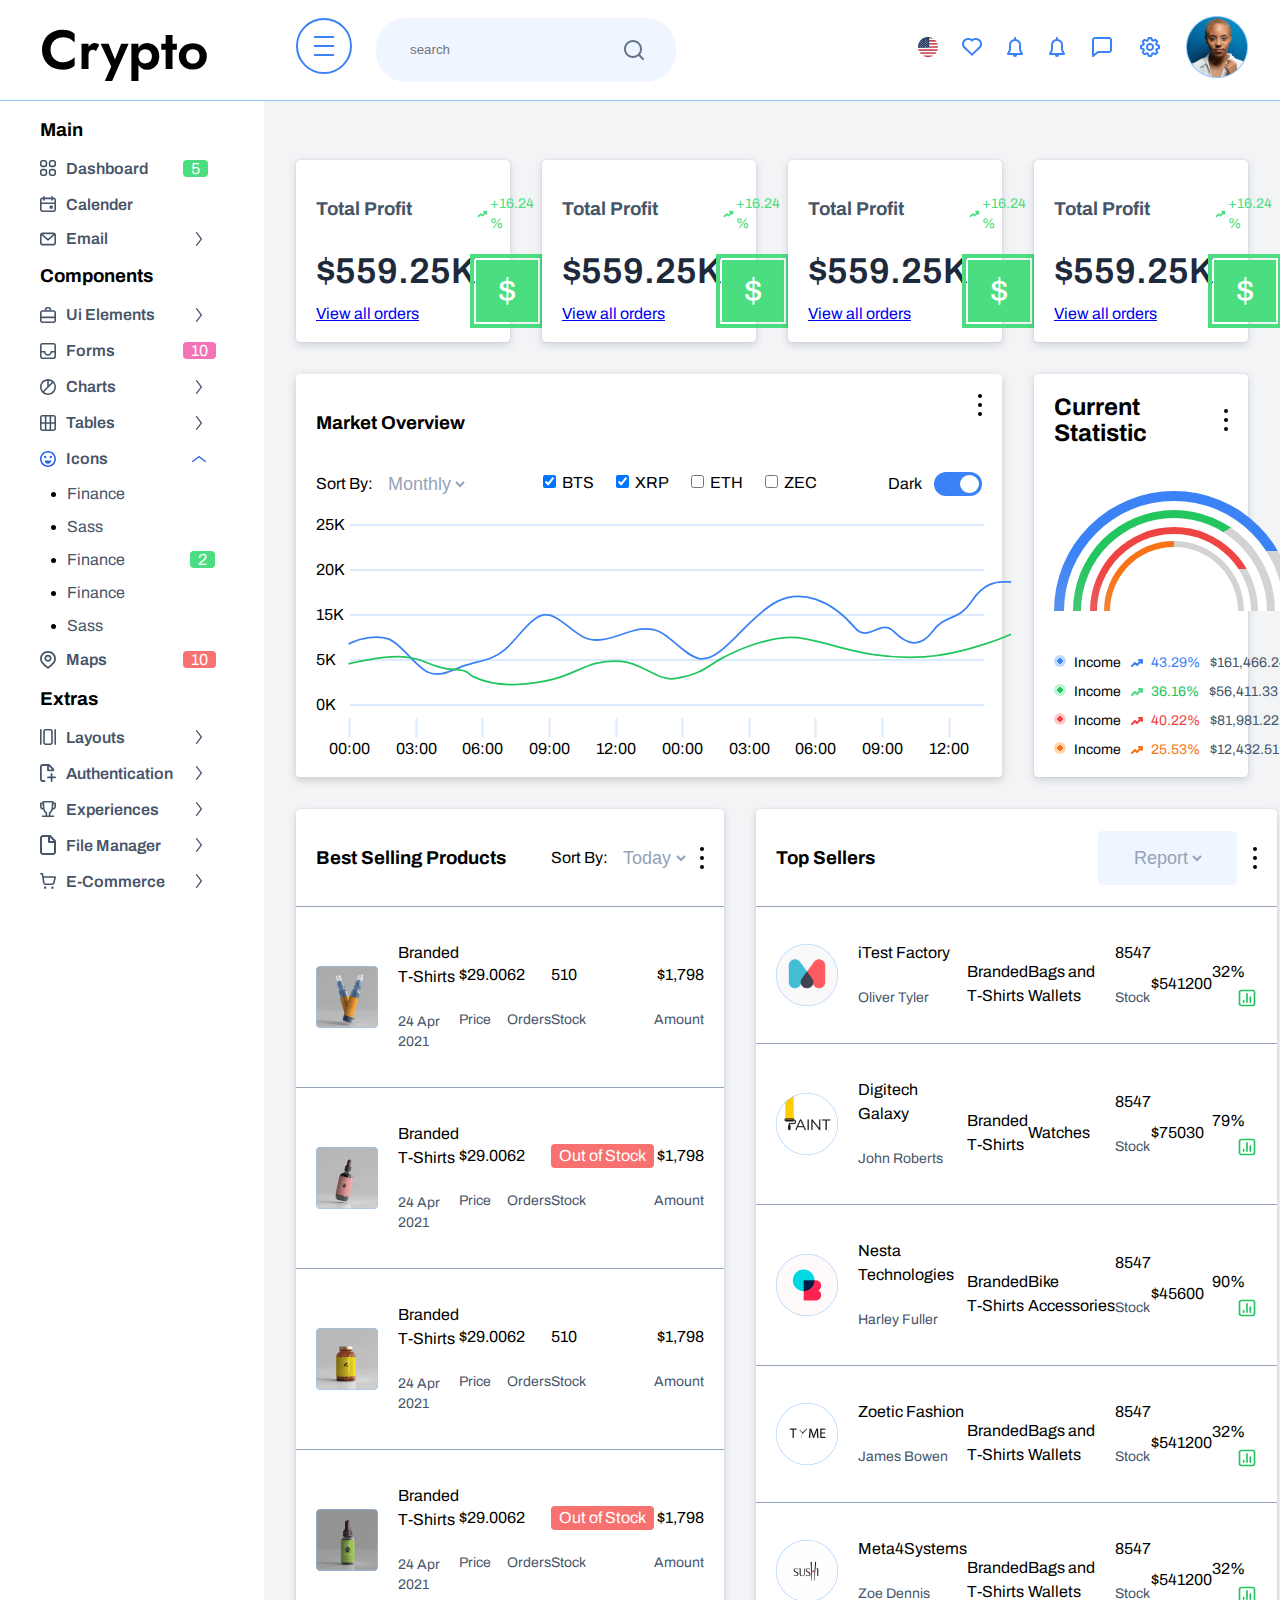
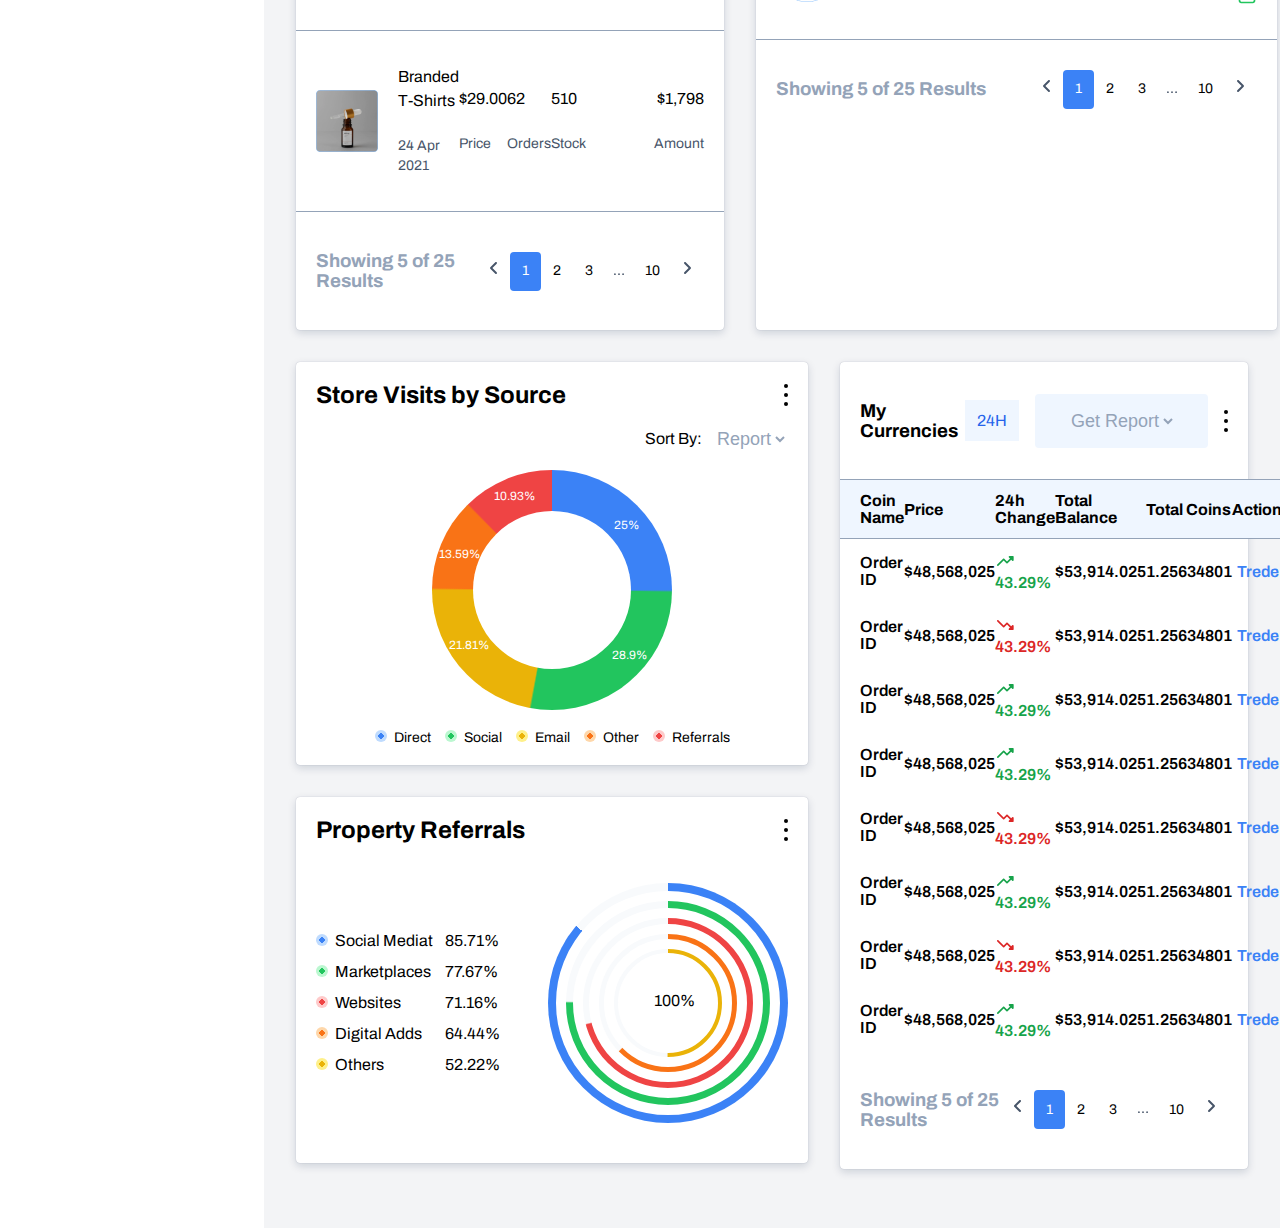
<file: index.html>
<!DOCTYPE html>
<html lang="en">
  <head>
    <meta charset="UTF-8" />
    <meta http-equiv="X-UA-Compatible" content="IE=edge" />
    <meta name="viewport" content="width=device-width, initial-scale=1.0" />
    <title>Dashboard</title>
    <link rel="stylesheet" href="./css/style.css" />
  </head>
  <body>
    <main>
      <header>
        <nav class="navigation">
          <span class="navigation__logo"> <a>Crypto</a></span>
          <div class="navigation__items">
            <div class="navigation__search-container">
              <div class="navigation__hamburger">
                <span></span>
                <span></span>
                <span></span>
              </div>
              <form class="navigation__search bg--zumthor">
                <input type="text" placeholder="search" />
                <svg
                  width="20"
                  height="20"
                  viewBox="0 0 20 20"
                  fill="none"
                  xmlns="http://www.w3.org/2000/svg"
                >
                  <path
                    fill-rule="evenodd"
                    clip-rule="evenodd"
                    d="M9 0C13.9706 0 18 4.02944 18 9C18 11.1248 17.2637 13.0776 16.0323 14.6172L19.7071 18.2929C20.0976 18.6834 20.0976 19.3166 19.7071 19.7071C19.3466 20.0676 18.7794 20.0953 18.3871 19.7903L18.2929 19.7071L14.6172 16.0323C13.0776 17.2637 11.1248 18 9 18C4.02944 18 0 13.9706 0 9C0 4.02944 4.02944 0 9 0ZM9 2C5.13401 2 2 5.13401 2 9C2 12.866 5.13401 16 9 16C12.866 16 16 12.866 16 9C16 5.13401 12.866 2 9 2Z"
                    fill="#64748B"
                  />
                </svg>
              </form>
            </div>
            <ul class="navigation__list">
              <li class="navigation__item">
                <a class="navigation__link">
                  <img src="./assets/images/us-flag.png" />
                </a>
              </li>
              <li class="navigation__item">
                <a class="navigation__link">
                  <img src="./assets/images/heart.png" />
                </a>
              </li>
              <li class="navigation__item">
                <a class="navigation__link">
                  <img src="./assets/images/notification.png" />
                </a>
              </li>
              <li class="navigation__item">
                <a class="navigation__link">
                  <img src="./assets/images/notification.png" />
                </a>
              </li>
              <li class="navigation__item">
                <a class="navigation__link">
                  <img src="./assets/images/chat.png" />
                </a>
              </li>
              <li class="navigation__item">
                <a class="navigation__link">
                  <img src="./assets/images/settings.png" />
                </a>
              </li>
              <li class="navigation__item">
                <a class="navigation__link">
                  <img src="./assets/images/user.png" />
                </a>
              </li>
            </ul>
          </div>
        </nav>
      </header>
      <section class="section">
        <aside class="aside-bar">
          <div class="main">
            <h3>Main</h3>
            <ul class="list__simple">
              <li class="aside-bar__item">
                <svg
                  width="20"
                  height="20"
                  viewBox="0 0 20 20"
                  fill="none"
                  xmlns="http://www.w3.org/2000/svg"
                >
                  <path
                    fill-rule="evenodd"
                    clip-rule="evenodd"
                    d="M17 11C18.6569 11 20 12.3431 20 14V17C20 18.6569 18.6569 20 17 20H14C12.3431 20 11 18.6569 11 17V14C11 12.3431 12.3431 11 14 11H17ZM6 11C7.65685 11 9 12.3431 9 14V17C9 18.6569 7.65685 20 6 20H3C1.34315 20 0 18.6569 0 17V14C0 12.3431 1.34315 11 3 11H6ZM17 13H14C13.4477 13 13 13.4477 13 14V17C13 17.5523 13.4477 18 14 18H17C17.5523 18 18 17.5523 18 17V14C18 13.4477 17.5523 13 17 13ZM6 13H3C2.44772 13 2 13.4477 2 14V17C2 17.5523 2.44772 18 3 18H6C6.55228 18 7 17.5523 7 17V14C7 13.4477 6.55228 13 6 13ZM6 0C7.65685 0 9 1.34315 9 3V6C9 7.65685 7.65685 9 6 9H3C1.34315 9 0 7.65685 0 6V3C0 1.34315 1.34315 0 3 0H6ZM17 0C18.6569 0 20 1.34315 20 3V6C20 7.65685 18.6569 9 17 9H14C12.3431 9 11 7.65685 11 6V3C11 1.34315 12.3431 0 14 0H17ZM6 2H3C2.44772 2 2 2.44772 2 3V6C2 6.55228 2.44772 7 3 7H6C6.55228 7 7 6.55228 7 6V3C7 2.44772 6.55228 2 6 2ZM17 2H14C13.4477 2 13 2.44772 13 3V6C13 6.55228 13.4477 7 14 7H17C17.5523 7 18 6.55228 18 6V3C18 2.44772 17.5523 2 17 2Z"
                    fill="#475569"
                  />
                </svg>
                <label class="aside-bar__label text--c-fiord">Dashboard </label>
                <span class="bg--shamrock aside-bar__badge aside-bar__badge--pd"
                  >5</span
                >
              </li>
              <li class="aside-bar__item">
                <svg
                  width="20"
                  height="20"
                  viewBox="0 0 20 20"
                  fill="none"
                  xmlns="http://www.w3.org/2000/svg"
                >
                  <path
                    fill-rule="evenodd"
                    clip-rule="evenodd"
                    d="M15 0C15.5523 0 16 0.447715 16 1V2H17C18.6569 2 20 3.34315 20 5V17C20 18.6569 18.6569 20 17 20H3C1.34315 20 0 18.6569 0 17V5C0 3.34315 1.34315 2 3 2H4V1C4 0.447715 4.44772 0 5 0C5.55229 0 6 0.447715 6 1V2H14V1C14 0.447715 14.4477 0 15 0ZM18 10H2V17C2 17.5523 2.44772 18 3 18H17C17.5523 18 18 17.5523 18 17V10ZM15 12C15.5523 12 16 12.4477 16 13V15C16 15.5523 15.5523 16 15 16H13C12.4477 16 12 15.5523 12 15V13C12 12.4477 12.4477 12 13 12H15ZM4 4H3C2.44772 4 2 4.44772 2 5V8H18V5C18 4.44772 17.5523 4 17 4H16V5C16 5.55228 15.5523 6 15 6C14.4477 6 14 5.55228 14 5V4H6V5C6 5.55228 5.55228 6 5 6C4.44772 6 4 5.55228 4 5V4Z"
                    fill="#475569"
                  />
                </svg>
                <label class="aside-bar__label text--c-fiord">Calender</label>
              </li>
              <li class="aside-bar__item">
                <svg
                  width="20"
                  height="16"
                  viewBox="0 0 20 16"
                  fill="none"
                  xmlns="http://www.w3.org/2000/svg"
                >
                  <path
                    fill-rule="evenodd"
                    clip-rule="evenodd"
                    d="M17 0C18.6569 0 20 1.34315 20 3V13C20 14.6569 18.6569 16 17 16H3C1.34315 16 0 14.6569 0 13V3C0 1.34315 1.34315 0 3 0H17ZM18 3.328L10.6585 9.75258C10.3129 10.055 9.81106 10.0802 9.43941 9.82818L9.3415 9.75258L2 3.329V13C2 13.5523 2.44772 14 3 14H17C17.5523 14 18 13.5523 18 13V3.328ZM16.48 2H3.518L10 7.67123L16.48 2Z"
                    fill="#475569"
                  />
                </svg>
                <label class="aside-bar__label text--c-fiord">Email</label>
                <svg
                  width="6"
                  height="14"
                  viewBox="0 0 6 14"
                  fill="none"
                  xmlns="http://www.w3.org/2000/svg"
                >
                  <path
                    fill-rule="evenodd"
                    clip-rule="evenodd"
                    d="M0.599914 14C0.75352 14 0.907125 13.9238 1.02413 13.7721L5.82429 7.54987C6.0589 7.24576 6.0589 6.7542 5.82429 6.45009L1.02413 0.22784C0.78952 -0.0762722 0.410308 -0.0762722 0.1757 0.22784C-0.0589075 0.531952 -0.0589075 1.02351 0.1757 1.32762L4.55165 6.99998L0.1757 12.6723C-0.0589075 12.9764 -0.0589075 13.468 0.1757 13.7721C0.292704 13.9238 0.446309 14 0.599914 14Z"
                    fill="#475569"
                  />
                </svg>
              </li>
            </ul>
          </div>
          <div class="components">
            <h3>Components</h3>
            <ul class="list__simple components__list">
              <li class="aside-bar__item">
                <svg
                  width="20"
                  height="20"
                  viewBox="0 0 20 20"
                  fill="none"
                  xmlns="http://www.w3.org/2000/svg"
                >
                  <path
                    fill-rule="evenodd"
                    clip-rule="evenodd"
                    d="M9 0H11C12.5977 0 13.9037 1.24892 13.9949 2.82373L14 3V4H17C18.6569 4 20 5.34315 20 7V17C20 18.6569 18.6569 20 17 20H3C1.34315 20 0 18.6569 0 17V7C0 5.34315 1.34315 4 3 4H6V3C6 1.40232 7.24892 0.0963391 8.82373 0.00509269L9 0H11H9ZM18 14H2V17C2 17.5523 2.44772 18 3 18H17C17.5523 18 18 17.5523 18 17V14ZM17 6H3C2.44772 6 2 6.44772 2 7V12H18V7C18 6.44772 17.5523 6 17 6ZM11 2H9C8.48716 2 8.06449 2.38604 8.00673 2.88338L8 3V4H12V3C12 2.48716 11.614 2.06449 11.1166 2.00673L11 2Z"
                    fill="#475569"
                  />
                </svg>

                <label class="aside-bar__label text--c-fiord"
                  >Ui Elements</label
                >
                <svg
                  width="6"
                  height="14"
                  viewBox="0 0 6 14"
                  fill="none"
                  xmlns="http://www.w3.org/2000/svg"
                >
                  <path
                    fill-rule="evenodd"
                    clip-rule="evenodd"
                    d="M0.599914 14C0.75352 14 0.907125 13.9238 1.02413 13.7721L5.82429 7.54987C6.0589 7.24576 6.0589 6.7542 5.82429 6.45009L1.02413 0.22784C0.78952 -0.0762722 0.410308 -0.0762722 0.1757 0.22784C-0.0589075 0.531952 -0.0589075 1.02351 0.1757 1.32762L4.55165 6.99998L0.1757 12.6723C-0.0589075 12.9764 -0.0589075 13.468 0.1757 13.7721C0.292704 13.9238 0.446309 14 0.599914 14Z"
                    fill="#475569"
                  />
                </svg>
              </li>
              <li class="aside-bar__item">
                <svg
                  width="20"
                  height="20"
                  viewBox="0 0 20 20"
                  fill="none"
                  xmlns="http://www.w3.org/2000/svg"
                >
                  <path
                    fill-rule="evenodd"
                    clip-rule="evenodd"
                    d="M17 0C18.6569 0 20 1.34315 20 3V17C20 18.6569 18.6569 20 17 20H3C1.34315 20 0 18.6569 0 17V3C0 1.34315 1.34315 0 3 0H17ZM2 17C2 17.5523 2.44772 18 3 18H17C17.5523 18 18 17.5523 18 17V12H14.9C14.4512 14.2109 12.5435 15.8921 10.2256 15.995L10 16C7.65663 16 5.68979 14.3879 5.14797 12.2123L5.10002 12H2V17ZM17 2H3C2.44772 2 2 2.44772 2 3V10H6C6.51284 10 6.93551 10.386 6.99327 10.8834L7 11C7 12.6569 8.34315 14 10 14C11.5977 14 12.9037 12.7511 12.9949 11.1763L13.0067 10.8834C13.0601 10.4243 13.4243 10.0601 13.8834 10.0067L14 10H18V3C18 2.44772 17.5523 2 17 2Z"
                    fill="#475569"
                  />
                </svg>

                <label class="aside-bar__label text--c-fiord">Forms</label>
                <span class="bg--persian-pink aside-bar__badge--pd">10</span>
              </li>
              <li class="aside-bar__item">
                <svg
                  width="20"
                  height="20"
                  viewBox="0 0 20 20"
                  fill="none"
                  xmlns="http://www.w3.org/2000/svg"
                >
                  <path
                    fill-rule="evenodd"
                    clip-rule="evenodd"
                    d="M10 0C15.5228 0 20 4.47715 20 10C20 15.5228 15.5228 20 10 20C4.47715 20 0 15.5228 0 10C0 4.47715 4.47715 0 10 0ZM16.3207 5.09539L5.09548 16.3207C6.44998 17.3733 8.1518 18 10 18C14.4183 18 18 14.4183 18 10C18 8.15176 17.3732 6.4499 16.3207 5.09539ZM9.00005 2.06189C5.05371 2.55396 2 5.92037 2 10C2 11.8482 2.62674 13.55 3.67927 14.9045L9 9.584L9.00005 2.06189ZM11.001 2.06201L11 7.584L14.9047 3.67941C13.7986 2.81985 12.4609 2.24424 11.001 2.06201Z"
                    fill="#475569"
                  />
                </svg>

                <label class="aside-bar__label text--c-fiord">Charts</label>
                <svg
                  width="6"
                  height="14"
                  viewBox="0 0 6 14"
                  fill="none"
                  xmlns="http://www.w3.org/2000/svg"
                >
                  <path
                    fill-rule="evenodd"
                    clip-rule="evenodd"
                    d="M0.599914 14C0.75352 14 0.907125 13.9238 1.02413 13.7721L5.82429 7.54987C6.0589 7.24576 6.0589 6.7542 5.82429 6.45009L1.02413 0.22784C0.78952 -0.0762722 0.410308 -0.0762722 0.1757 0.22784C-0.0589075 0.531952 -0.0589075 1.02351 0.1757 1.32762L4.55165 6.99998L0.1757 12.6723C-0.0589075 12.9764 -0.0589075 13.468 0.1757 13.7721C0.292704 13.9238 0.446309 14 0.599914 14Z"
                    fill="#475569"
                  />
                </svg>
              </li>
              <li class="aside-bar__item">
                <svg
                  width="20"
                  height="20"
                  viewBox="0 0 20 20"
                  fill="none"
                  xmlns="http://www.w3.org/2000/svg"
                >
                  <path
                    fill-rule="evenodd"
                    clip-rule="evenodd"
                    d="M3 20C1.34315 20 0 18.6569 0 17V3C0 1.34315 1.34315 0 3 0H17C18.6569 0 20 1.34315 20 3V17C20 18.6569 18.6569 20 17 20H3ZM6 11H2V17C2 17.5523 2.44772 18 3 18H6V11ZM12 11H8V18H12V11ZM18 11H14V18H17C17.5523 18 18 17.5523 18 17V11ZM6 2H3C2.44772 2 2 2.44772 2 3V9H6V2ZM12 2H8V9H12V2ZM17 2H14V9H18V3C18 2.44772 17.5523 2 17 2Z"
                    fill="#475569"
                  />
                </svg>
                <label class="aside-bar__label text--c-fiord">Tables</label>
                <svg
                  width="6"
                  height="14"
                  viewBox="0 0 6 14"
                  fill="none"
                  xmlns="http://www.w3.org/2000/svg"
                >
                  <path
                    fill-rule="evenodd"
                    clip-rule="evenodd"
                    d="M0.599914 14C0.75352 14 0.907125 13.9238 1.02413 13.7721L5.82429 7.54987C6.0589 7.24576 6.0589 6.7542 5.82429 6.45009L1.02413 0.22784C0.78952 -0.0762722 0.410308 -0.0762722 0.1757 0.22784C-0.0589075 0.531952 -0.0589075 1.02351 0.1757 1.32762L4.55165 6.99998L0.1757 12.6723C-0.0589075 12.9764 -0.0589075 13.468 0.1757 13.7721C0.292704 13.9238 0.446309 14 0.599914 14Z"
                    fill="#475569"
                  />
                </svg>
              </li>
              <li class="aside-bar__item">
                <svg
                  width="20"
                  height="20"
                  viewBox="0 0 20 20"
                  fill="none"
                  xmlns="http://www.w3.org/2000/svg"
                >
                  <path
                    fill-rule="evenodd"
                    clip-rule="evenodd"
                    d="M10 0C15.5228 0 20 4.47715 20 10C20 15.5228 15.5228 20 10 20C4.47715 20 0 15.5228 0 10C0 4.47715 4.47715 0 10 0ZM10 2C5.58172 2 2 5.58172 2 10C2 14.4183 5.58172 18 10 18C14.4183 18 18 14.4183 18 10C18 5.58172 14.4183 2 10 2ZM10 16C12.2091 16 14 14.2091 14 12H6L6.0049 12.1996C6.10892 14.316 7.8578 16 10 16ZM6.5 6C7.32843 6 8 6.67157 8 7.5C8 8.32843 7.32843 9 6.5 9C5.67157 9 5 8.32843 5 7.5C5 6.67157 5.67157 6 6.5 6ZM15 7.5C15 6.67157 14.3284 6 13.5 6C12.6716 6 12 6.67157 12 7.5C12 8.32843 12.6716 9 13.5 9C14.3284 9 15 8.32843 15 7.5Z"
                    fill="#2563EB"
                  />
                </svg>

                <label class="aside-bar__label text--c-fiord">Icons</label>
                <svg
                  width="14"
                  height="6"
                  viewBox="0 0 14 6"
                  fill="none"
                  xmlns="http://www.w3.org/2000/svg"
                >
                  <path
                    fill-rule="evenodd"
                    clip-rule="evenodd"
                    d="M14.0003 5.40032C14.0003 5.24671 13.924 5.09311 13.7724 4.9761L7.55011 0.175944C7.246 -0.0586634 6.75444 -0.0586634 6.45033 0.175944L0.228084 4.9761C-0.0760281 5.21071 -0.0760281 5.58992 0.228084 5.82453C0.532197 6.05914 1.02375 6.05914 1.32787 5.82453L7.00022 1.44859L12.6726 5.82453C12.9767 6.05914 13.4682 6.05914 13.7724 5.82453C13.924 5.70753 14.0003 5.55392 14.0003 5.40032Z"
                    fill="#2563EB"
                  />
                </svg>
                <ul class="icon-list">
                  <li>
                    <label class="text--c-fiord">Finance</label>
                  </li>
                  <li>
                    <label class="text--c-fiord">Sass</label>
                  </li>
                  <li>
                    <label class="bd text--c-fiord">Finance</label>
                    <span
                      class="bg--shamrock aside-bar__badge aside-bar__badge--pd"
                      >2</span
                    >
                  </li>
                  <li>
                    <label class="text--c-fiord">Finance</label>
                  </li>
                  <li>
                    <label class="text--c-fiord">Sass</label>
                  </li>
                </ul>
              </li>
              <li class="aside-bar__item">
                <svg
                  width="18"
                  height="20"
                  viewBox="0 0 18 20"
                  fill="none"
                  xmlns="http://www.w3.org/2000/svg"
                >
                  <path
                    fill-rule="evenodd"
                    clip-rule="evenodd"
                    d="M9 0C13.9706 0 18 3.98572 18 8.90236C18 12.1559 15.2777 15.5958 9.94825 19.3432L9 20L8.4278 19.6051C2.85042 15.7559 0 12.2315 0 8.90236C0 3.98572 4.02944 0 9 0ZM9 1.9783C5.13401 1.9783 2 5.07831 2 8.90236C2 11.3049 4.29672 14.2364 9 17.5818C13.7033 14.2364 16 11.3049 16 8.90236C16 5.07831 12.866 1.9783 9 1.9783ZM9 4C11.2091 4 13 5.79086 13 8C13 10.2091 11.2091 12 9 12C6.79086 12 5 10.2091 5 8C5 5.79086 6.79086 4 9 4ZM9 6C7.89543 6 7 6.89543 7 8C7 9.10457 7.89543 10 9 10C10.1046 10 11 9.10457 11 8C11 6.89543 10.1046 6 9 6Z"
                    fill="#475569"
                  />
                </svg>
                <label class="aside-bar__label text--c-fiord">Maps</label>
                <span class="bg--froly aside-bar__badge--pd">10</span>
              </li>
            </ul>
          </div>
          <div class="extras">
            <h3>Extras</h3>
            <ul class="list__simple extras__list">
              <li class="aside-bar__item extras__item">
                <svg
                  width="20"
                  height="20"
                  viewBox="0 0 20 20"
                  fill="none"
                  xmlns="http://www.w3.org/2000/svg"
                >
                  <path
                    fill-rule="evenodd"
                    clip-rule="evenodd"
                    d="M13 0C14.6569 0 16 1.34315 16 3V17C16 18.6569 14.6569 20 13 20H7C5.34315 20 4 18.6569 4 17V3C4 1.34315 5.34315 0 7 0H13ZM1 0C1.55228 0 2 0.447715 2 1V19C2 19.5523 1.55228 20 1 20C0.447715 20 0 19.5523 0 19V1C0 0.447715 0.447715 0 1 0ZM19 0C19.5523 0 20 0.447715 20 1V19C20 19.5523 19.5523 20 19 20C18.4477 20 18 19.5523 18 19V1C18 0.447715 18.4477 0 19 0ZM13 2H7C6.44772 2 6 2.44772 6 3V17C6 17.5523 6.44772 18 7 18H13C13.5523 18 14 17.5523 14 17V3C14 2.44772 13.5523 2 13 2Z"
                    fill="#475569"
                  />
                </svg>
                <label class="aside-bar__label extras__label text--c-fiord"
                  >Layouts</label
                >
                <svg
                  width="6"
                  height="14"
                  viewBox="0 0 6 14"
                  fill="none"
                  xmlns="http://www.w3.org/2000/svg"
                >
                  <path
                    fill-rule="evenodd"
                    clip-rule="evenodd"
                    d="M0.599914 14C0.75352 14 0.907125 13.9238 1.02413 13.7721L5.82429 7.54987C6.0589 7.24576 6.0589 6.7542 5.82429 6.45009L1.02413 0.22784C0.78952 -0.0762722 0.410308 -0.0762722 0.1757 0.22784C-0.0589075 0.531952 -0.0589075 1.02351 0.1757 1.32762L4.55165 6.99998L0.1757 12.6723C-0.0589075 12.9764 -0.0589075 13.468 0.1757 13.7721C0.292704 13.9238 0.446309 14 0.599914 14Z"
                    fill="#475569"
                  />
                </svg>
              </li>
              <li class="aside-bar__item extras__item">
                <svg
                  width="18"
                  height="20"
                  viewBox="0 0 18 20"
                  fill="none"
                  xmlns="http://www.w3.org/2000/svg"
                >
                  <path
                    fill-rule="evenodd"
                    clip-rule="evenodd"
                    d="M10 0C10.2652 0 10.5196 0.105357 10.7071 0.292893L15.7071 5.29289C15.8946 5.48043 16 5.73478 16 6V7C16 7.55228 15.5523 8 15 8H9C8.48716 8 8.06449 7.61396 8.00673 7.11662L8 7L7.999 2H3C2.44772 2 2 2.44772 2 3V17C2 17.5523 2.44772 18 3 18H5C5.55228 18 6 18.4477 6 19C6 19.5523 5.55228 20 5 20H3C1.34315 20 0 18.6569 0 17V3C0 1.34315 1.34315 0 3 0H10ZM13 10C13.5523 10 14 10.4477 14 11V14H17C17.5523 14 18 14.4477 18 15C18 15.5523 17.5523 16 17 16H14V19C14 19.5523 13.5523 20 13 20C12.4477 20 12 19.5523 12 19V16H9C8.44771 16 8 15.5523 8 15C8 14.4477 8.44771 14 9 14H12V11C12 10.4477 12.4477 10 13 10ZM9.999 2.414L10 6H13.586L9.999 2.414Z"
                    fill="#475569"
                  />
                </svg>

                <label class="aside-bar__label extras__label text--c-fiord"
                  >Authentication</label
                >
                <svg
                  width="6"
                  height="14"
                  viewBox="0 0 6 14"
                  fill="none"
                  xmlns="http://www.w3.org/2000/svg"
                >
                  <path
                    fill-rule="evenodd"
                    clip-rule="evenodd"
                    d="M0.599914 14C0.75352 14 0.907125 13.9238 1.02413 13.7721L5.82429 7.54987C6.0589 7.24576 6.0589 6.7542 5.82429 6.45009L1.02413 0.22784C0.78952 -0.0762722 0.410308 -0.0762722 0.1757 0.22784C-0.0589075 0.531952 -0.0589075 1.02351 0.1757 1.32762L4.55165 6.99998L0.1757 12.6723C-0.0589075 12.9764 -0.0589075 13.468 0.1757 13.7721C0.292704 13.9238 0.446309 14 0.599914 14Z"
                    fill="#475569"
                  />
                </svg>
              </li>
              <li class="aside-bar__item extras__item">
                <svg
                  width="20"
                  height="20"
                  viewBox="0 0 20 20"
                  fill="none"
                  xmlns="http://www.w3.org/2000/svg"
                >
                  <path
                    fill-rule="evenodd"
                    clip-rule="evenodd"
                    d="M16 0C16.585 0 17.0451 0.500026 16.9965 1.08305L16.92 2H19C19.5523 2 20 2.44772 20 3V7C20 9.19905 18.2255 10.9836 16.0303 10.9999C15.5483 12.7807 14.4913 14.3691 13 15.5132L12.999 18H17C17.5523 18 18 18.4477 18 19C18 19.5523 17.5523 20 17 20H3C2.44772 20 2 19.5523 2 19C2 18.4477 2.44772 18 3 18H6.999L7 15.514L6.76695 15.3293C5.40307 14.2089 4.42745 12.6929 3.96903 10.9999C1.84215 10.9832 0.111258 9.30821 0.00515466 7.20485L0 7V3C0 2.48716 0.38604 2.06449 0.883379 2.00673L1 2H3.079L3.00345 1.08305C2.95487 0.500026 3.41496 0 4 0H16ZM14.9132 2H5.0868L5.69712 9.32386C5.86096 11.2899 6.9132 13.0736 8.5547 14.1679C8.8329 14.3534 9 14.6656 9 15V18H11V15C11 14.6724 11.1605 14.3655 11.4296 14.1786L11.6474 14.0276C13.1753 12.923 14.1461 11.2051 14.3029 9.32386L14.9132 2ZM3.246 4H2V7C2 7.98906 2.71794 8.81043 3.66111 8.97141L3.246 4ZM18 7V4H16.753L16.3389 8.97141C17.2821 8.81043 18 7.98906 18 7Z"
                    fill="#475569"
                  />
                </svg>

                <label class="aside-bar__label extras__label text--c-fiord"
                  >Experiences</label
                >
                <svg
                  width="6"
                  height="14"
                  viewBox="0 0 6 14"
                  fill="none"
                  xmlns="http://www.w3.org/2000/svg"
                >
                  <path
                    fill-rule="evenodd"
                    clip-rule="evenodd"
                    d="M0.599914 14C0.75352 14 0.907125 13.9238 1.02413 13.7721L5.82429 7.54987C6.0589 7.24576 6.0589 6.7542 5.82429 6.45009L1.02413 0.22784C0.78952 -0.0762722 0.410308 -0.0762722 0.1757 0.22784C-0.0589075 0.531952 -0.0589075 1.02351 0.1757 1.32762L4.55165 6.99998L0.1757 12.6723C-0.0589075 12.9764 -0.0589075 13.468 0.1757 13.7721C0.292704 13.9238 0.446309 14 0.599914 14Z"
                    fill="#475569"
                  />
                </svg>
              </li>
              <li class="aside-bar__item extras__item">
                <svg
                  width="16"
                  height="20"
                  viewBox="0 0 16 20"
                  fill="none"
                  xmlns="http://www.w3.org/2000/svg"
                >
                  <path
                    fill-rule="evenodd"
                    clip-rule="evenodd"
                    d="M10 0C10.2652 0 10.5196 0.105357 10.7071 0.292893L15.7071 5.29289C15.8946 5.48043 16 5.73478 16 6V17C16 18.6569 14.6569 20 13 20H3C1.34315 20 0 18.6569 0 17V3C0 1.34315 1.34315 0 3 0H10ZM7.999 2H3C2.44772 2 2 2.44772 2 3V17C2 17.5523 2.44772 18 3 18H13C13.5523 18 14 17.5523 14 17V8H9C8.48716 8 8.06449 7.61396 8.00673 7.11662L8 7L7.999 2ZM13.586 6L9.999 2.414L10 6H13.586Z"
                    fill="#475569"
                  />
                </svg>
                <label class="aside-bar__label extras__label text--c-fiord"
                  >File Manager</label
                >
                <svg
                  width="6"
                  height="14"
                  viewBox="0 0 6 14"
                  fill="none"
                  xmlns="http://www.w3.org/2000/svg"
                >
                  <path
                    fill-rule="evenodd"
                    clip-rule="evenodd"
                    d="M0.599914 14C0.75352 14 0.907125 13.9238 1.02413 13.7721L5.82429 7.54987C6.0589 7.24576 6.0589 6.7542 5.82429 6.45009L1.02413 0.22784C0.78952 -0.0762722 0.410308 -0.0762722 0.1757 0.22784C-0.0589075 0.531952 -0.0589075 1.02351 0.1757 1.32762L4.55165 6.99998L0.1757 12.6723C-0.0589075 12.9764 -0.0589075 13.468 0.1757 13.7721C0.292704 13.9238 0.446309 14 0.599914 14Z"
                    fill="#475569"
                  />
                </svg>
              </li>
              <li class="aside-bar__item extras__item">
                <svg
                  width="20"
                  height="20"
                  viewBox="0 0 20 20"
                  fill="none"
                  xmlns="http://www.w3.org/2000/svg"
                >
                  <path
                    fill-rule="evenodd"
                    clip-rule="evenodd"
                    d="M6.5 17C7.32843 17 8 17.6716 8 18.5C8 19.3284 7.32843 20 6.5 20C5.67157 20 5 19.3284 5 18.5C5 17.6716 5.67157 17 6.5 17ZM15.5 17C16.3284 17 17 17.6716 17 18.5C17 19.3284 16.3284 20 15.5 20C14.6716 20 14 19.3284 14 18.5C14 17.6716 14.6716 17 15.5 17ZM1 0H3C3.4556 0 3.84831 0.30684 3.96506 0.737739L3.98837 0.847943L4.4733 4H19C19.5998 4 20.0549 4.52068 19.9951 5.10035L19.9762 5.21693L18.3242 12.6508C18.0325 13.9637 16.9059 14.9143 15.5779 14.9945L15.3957 15H6.71584C5.29435 15 4.07697 14.0044 3.78265 12.6299L3.75072 12.4562L2.14208 2H1C0.447715 2 0 1.55228 0 1C0 0.487164 0.38604 0.0644928 0.883379 0.00672773L1 0H3H1ZM17.7534 6H4.781L5.72747 12.1521C5.79674 12.6024 6.15973 12.9438 6.60337 12.9937L6.71584 13H15.3957C15.8253 13 16.2021 12.7265 16.3402 12.3285L16.3718 12.2169L17.7534 6Z"
                    fill="#475569"
                  />
                </svg>
                <label class="aside-bar__label extras__label text--c-fiord"
                  >E-Commerce</label
                >
                <svg
                  width="6"
                  height="14"
                  viewBox="0 0 6 14"
                  fill="none"
                  xmlns="http://www.w3.org/2000/svg"
                >
                  <path
                    fill-rule="evenodd"
                    clip-rule="evenodd"
                    d="M0.599914 14C0.75352 14 0.907125 13.9238 1.02413 13.7721L5.82429 7.54987C6.0589 7.24576 6.0589 6.7542 5.82429 6.45009L1.02413 0.22784C0.78952 -0.0762722 0.410308 -0.0762722 0.1757 0.22784C-0.0589075 0.531952 -0.0589075 1.02351 0.1757 1.32762L4.55165 6.99998L0.1757 12.6723C-0.0589075 12.9764 -0.0589075 13.468 0.1757 13.7721C0.292704 13.9238 0.446309 14 0.599914 14Z"
                    fill="#475569"
                  />
                </svg>
              </li>
            </ul>
          </div>
        </aside>
        <div class="content bg--athens-grey">
          <ul class="list__simple statistics">
            <li class="bg--white p_all">
              <div>
                <h3 class="text--c-fiord">Total Profit</h3>
                <h2 class="text--c-mirage">$559.25K</h2>
                <a href="#">View all orders</a>
              </div>
              <div>
                <p>
                  <svg
                    width="16"
                    height="16"
                    viewBox="0 0 16 16"
                    fill="none"
                    xmlns="http://www.w3.org/2000/svg"
                  >
                    <path
                      d="M3.6129 11.7903L3.70711 11.7071L6 9.415L7.29289 10.7071C7.65338 11.0676 8.22061 11.0953 8.6129 10.7903L8.70711 10.7071L11.5 7.915L12.2929 8.70711C12.8955 9.30968 13.9072 8.92767 13.994 8.11363L14 8L13.9983 4.94062L13.9893 4.85305L13.9643 4.73416L13.9401 4.65833L13.9063 4.57678L13.854 4.47929L13.7871 4.38298L13.7071 4.29286C13.6717 4.2575 13.6343 4.22531 13.5953 4.19633L13.4841 4.12467L13.3713 4.07123L13.266 4.03585L13.1485 4.01102L13.0892 4.00397L13 4H10C9.14783 4 8.70257 4.98551 9.21677 5.62253L9.29289 5.70711L10.085 6.5L8 8.585L6.70711 7.29289C6.34662 6.93241 5.77939 6.90468 5.3871 7.2097L5.29289 7.29289L2.29289 10.2929C1.90237 10.6834 1.90237 11.3166 2.29289 11.7071C2.65338 12.0676 3.22061 12.0953 3.6129 11.7903Z"
                      fill="#4ADE80"
                    />
                  </svg>
                  <span class="text--c-shamrock">+16.24 %</span>
                </p>
                <span class="profit__dollar bg--shamrock">$</span>
              </div>
            </li>
            <li class="bg--white p_all">
              <div>
                <h3 class="text--c-fiord">Total Profit</h3>
                <h2 class="text--c-mirage">$559.25K</h2>
                <a href="#">View all orders</a>
              </div>
              <div>
                <p>
                  <svg
                    width="16"
                    height="16"
                    viewBox="0 0 16 16"
                    fill="none"
                    xmlns="http://www.w3.org/2000/svg"
                  >
                    <path
                      d="M3.6129 11.7903L3.70711 11.7071L6 9.415L7.29289 10.7071C7.65338 11.0676 8.22061 11.0953 8.6129 10.7903L8.70711 10.7071L11.5 7.915L12.2929 8.70711C12.8955 9.30968 13.9072 8.92767 13.994 8.11363L14 8L13.9983 4.94062L13.9893 4.85305L13.9643 4.73416L13.9401 4.65833L13.9063 4.57678L13.854 4.47929L13.7871 4.38298L13.7071 4.29286C13.6717 4.2575 13.6343 4.22531 13.5953 4.19633L13.4841 4.12467L13.3713 4.07123L13.266 4.03585L13.1485 4.01102L13.0892 4.00397L13 4H10C9.14783 4 8.70257 4.98551 9.21677 5.62253L9.29289 5.70711L10.085 6.5L8 8.585L6.70711 7.29289C6.34662 6.93241 5.77939 6.90468 5.3871 7.2097L5.29289 7.29289L2.29289 10.2929C1.90237 10.6834 1.90237 11.3166 2.29289 11.7071C2.65338 12.0676 3.22061 12.0953 3.6129 11.7903Z"
                      fill="#4ADE80"
                    />
                  </svg>
                  <span class="text--c-shamrock">+16.24 %</span>
                </p>
                <span class="profit__dollar bg--shamrock">$</span>
              </div>
            </li>
            <li class="bg--white p_all">
              <div>
                <h3 class="text--c-fiord">Total Profit</h3>
                <h2 class="text--c-mirage">$559.25K</h2>
                <a href="#">View all orders</a>
              </div>
              <div>
                <p>
                  <svg
                    width="16"
                    height="16"
                    viewBox="0 0 16 16"
                    fill="none"
                    xmlns="http://www.w3.org/2000/svg"
                  >
                    <path
                      d="M3.6129 11.7903L3.70711 11.7071L6 9.415L7.29289 10.7071C7.65338 11.0676 8.22061 11.0953 8.6129 10.7903L8.70711 10.7071L11.5 7.915L12.2929 8.70711C12.8955 9.30968 13.9072 8.92767 13.994 8.11363L14 8L13.9983 4.94062L13.9893 4.85305L13.9643 4.73416L13.9401 4.65833L13.9063 4.57678L13.854 4.47929L13.7871 4.38298L13.7071 4.29286C13.6717 4.2575 13.6343 4.22531 13.5953 4.19633L13.4841 4.12467L13.3713 4.07123L13.266 4.03585L13.1485 4.01102L13.0892 4.00397L13 4H10C9.14783 4 8.70257 4.98551 9.21677 5.62253L9.29289 5.70711L10.085 6.5L8 8.585L6.70711 7.29289C6.34662 6.93241 5.77939 6.90468 5.3871 7.2097L5.29289 7.29289L2.29289 10.2929C1.90237 10.6834 1.90237 11.3166 2.29289 11.7071C2.65338 12.0676 3.22061 12.0953 3.6129 11.7903Z"
                      fill="#4ADE80"
                    />
                  </svg>
                  <span class="text--c-shamrock">+16.24 %</span>
                </p>
                <span class="profit__dollar bg--shamrock">$</span>
              </div>
            </li>
            <li class="bg--white p_all">
              <div>
                <h3 class="text--c-fiord">Total Profit</h3>
                <h2 class="text--c-mirage">$559.25K</h2>
                <a href="#">View all orders</a>
              </div>
              <div>
                <p>
                  <svg
                    width="16"
                    height="16"
                    viewBox="0 0 16 16"
                    fill="none"
                    xmlns="http://www.w3.org/2000/svg"
                  >
                    <path
                      d="M3.6129 11.7903L3.70711 11.7071L6 9.415L7.29289 10.7071C7.65338 11.0676 8.22061 11.0953 8.6129 10.7903L8.70711 10.7071L11.5 7.915L12.2929 8.70711C12.8955 9.30968 13.9072 8.92767 13.994 8.11363L14 8L13.9983 4.94062L13.9893 4.85305L13.9643 4.73416L13.9401 4.65833L13.9063 4.57678L13.854 4.47929L13.7871 4.38298L13.7071 4.29286C13.6717 4.2575 13.6343 4.22531 13.5953 4.19633L13.4841 4.12467L13.3713 4.07123L13.266 4.03585L13.1485 4.01102L13.0892 4.00397L13 4H10C9.14783 4 8.70257 4.98551 9.21677 5.62253L9.29289 5.70711L10.085 6.5L8 8.585L6.70711 7.29289C6.34662 6.93241 5.77939 6.90468 5.3871 7.2097L5.29289 7.29289L2.29289 10.2929C1.90237 10.6834 1.90237 11.3166 2.29289 11.7071C2.65338 12.0676 3.22061 12.0953 3.6129 11.7903Z"
                      fill="#4ADE80"
                    />
                  </svg>
                  <span class="text--c-shamrock">+16.24 %</span>
                </p>
                <span class="profit__dollar bg--shamrock">$</span>
              </div>
            </li>
          </ul>
          <div class="line-chart">
            <div class="line-chart__1 bg--white">
              <div class="line-chart__1__title p_all">
                <h3>Market Overview</h3>
                <div class="stats__ellipsis">
                  <span></span>
                  <span></span>
                  <span></span>
                </div>
              </div>
              <div class="line-chart__1__controll-pannel p_left-right">
                <div class="controll-pannel__item1">
                  <label>Sort By:</label>
                  <select class="text--c-gull-grey">
                    <option>Monthly</option>
                    <option>Yearly</option>
                  </select>
                </div>
                <ul class="controll-pannel__checkbox-group list__simple">
                  <li>
                    <input id="BTS" type="checkbox" checked />
                    <label for="BTS">BTS</label>
                  </li>
                  <li>
                    <input id="XRP" type="checkbox" checked />
                    <label for="XRP">XRP</label>
                  </li>
                  <li>
                    <input id="ETH" type="checkbox" />
                    <label for="ETH">ETH</label>
                  </li>
                  <li>
                    <input id="ZEC" type="checkbox" />
                    <label for="ZEC">ZEC</label>
                  </li>
                </ul>
                <div class="toggle-button">
                  <label>Dark</label>
                  <label class="switch">
                    <input type="checkbox" checked />
                    <span class="slider round"></span>
                  </label>
                </div>
              </div>
              <ul class="line-chart__1__graph p_all list__simple">
                <li>25K</li>
                <li>20K</li>
                <li>15K</li>
                <li>5K</li>
                <li>0K</li>
              </ul>
              <div class="bar-line-coloured">
                <svg
                  width="1124"
                  height="160"
                  viewBox="0 0 1124 160"
                  fill="none"
                  xmlns="http://www.w3.org/2000/svg"
                >
                  <path
                    d="M2 106.76L6.66937 104.374C16.6939 99.6387 45.8667 90.976 68.2667 98.3907C89.7333 105.805 112.133 142.879 133.6 154.001C156 165.123 177.467 150.293 199.867 142.879C221.333 135.464 243.733 135.464 265.2 116.927C287.6 98.3907 309.067 61.3174 331.467 57.61C352.933 53.9027 375.333 83.5614 397.733 94.6834C419.2 105.805 441.6 98.3907 463.067 90.976C485.467 83.5614 506.933 76.1467 529.333 87.2687C550.8 98.3907 573.2 128.049 594.667 131.757C617.067 135.464 638.533 113.22 660.933 90.976C682.4 68.732 704.8 46.488 726.267 35.366C748.667 24.244 771.067 24.244 792.533 31.6587C814.933 39.0733 836.4 53.9027 858.8 79.854C880.267 105.805 902.667 63.3306 924.133 85.5746C946.533 107.819 968 115.233 990.4 85.5746C1011.87 55.9159 1034.27 68.732 1055.73 35.366C1078.13 2 1099.6 2 1110.8 2H1122"
                    stroke="#3B82F6"
                    stroke-width="3"
                    stroke-linecap="round"
                    stroke-linejoin="round"
                  />
                </svg>
                <svg
                  width="1122"
                  height="89"
                  viewBox="0 0 1122 89"
                  fill="none"
                  xmlns="http://www.w3.org/2000/svg"
                >
                  <path
                    d="M1121 1.75024C1121 1.75024 1044 36.0525 974.347 39.9932C906.504 43.8314 862.163 33 803.558 16.5C788.118 12.1529 766.116 6.5 746.581 7C719.52 7.69266 692.272 16.7134 674.954 23C657.047 29.5 646.267 35.0648 631 43C609.837 54 600.355 68.5529 554.488 76.5C522.936 81.9668 497.417 49.4147 461.698 47.4874C387.584 43.4884 390.07 82.5952 282.478 86.8301C251.163 88.0627 230.568 82.4831 211.517 73.5095C204.448 70.1797 205.88 66.8887 197.325 64.0562C187.496 60.8018 177.442 61.8035 165.393 59.7592C133.753 54.3913 128.757 42.323 94.4318 39.9932C56.3787 37.4104 1.00004 52.0247 1.00004 52.0247"
                    stroke="#22C55E"
                    stroke-width="3"
                  />
                </svg>
              </div>

              <ul class="list__simple line-chart__1__graph-rating">
                <li>00:00</li>
                <li>03:00</li>
                <li>06:00</li>
                <li>09:00</li>
                <li>12:00</li>
                <li>00:00</li>
                <li>03:00</li>
                <li>06:00</li>
                <li>09:00</li>
                <li>12:00</li>
              </ul>
            </div>
            <div class="stats__circle bg--white">
              <div class="stats__title">
                <h2>Current Statistic</h2>
                <div class="stats__ellipsis">
                  <span></span>
                  <span></span>
                  <span></span>
                </div>
              </div>
              <div class="stats__first-circle flex-circle">
                <div class="stats__second-circle flex-circle">
                  <div class="stats__third-circle flex-circle">
                    <div class="stats__fourth-circle flex-circle">
                      <div class="stats__fifth-circle flex-circle"></div>
                    </div>
                  </div>
                </div>
              </div>
              <ul class="stats__circle-list">
                <li>
                  <div class="stats__current">
                    <div class="stats__current-dot first-dot"></div>
                    <span class="font--sz-14px">Income</span>
                    <svg
                      width="12"
                      height="8"
                      viewBox="0 0 12 8"
                      fill="none"
                      xmlns="http://www.w3.org/2000/svg"
                    >
                      <path
                        d="M1.6129 7.7903L1.70711 7.70711L4 5.415L5.29289 6.70711C5.65338 7.06759 6.22061 7.09532 6.6129 6.7903L6.70711 6.70711L9.5 3.915L10.2929 4.70711C10.8955 5.30968 11.9072 4.92767 11.994 4.11363L12 4L11.9983 0.940615L11.9893 0.85305L11.9643 0.73416L11.9401 0.658334L11.9063 0.576778L11.854 0.479291L11.7871 0.382978L11.7071 0.292859C11.6717 0.257499 11.6343 0.225313 11.5953 0.196335L11.4841 0.124671L11.3713 0.0712255L11.266 0.0358451L11.1485 0.0110178L11.0892 0.00396641L11 0H8C7.14783 0 6.70257 0.985514 7.21677 1.62253L7.29289 1.70711L8.085 2.5L6 4.585L4.70711 3.29289C4.34662 2.93241 3.77939 2.90468 3.3871 3.2097L3.29289 3.29289L0.292893 6.29289C-0.0976311 6.68342 -0.0976311 7.31658 0.292893 7.70711C0.653377 8.06759 1.22061 8.09532 1.6129 7.7903Z"
                        fill="#3B82F6"
                      />
                    </svg>
                    <span class="font--sz-14px text--c-dodger-blue"
                      >43.29%</span
                    >
                  </div>
                  <span class="font--sz-14px text--c-fiord">$161,466.24</span>
                </li>
                <li>
                  <div class="stats__current">
                    <div class="stats__current-dot second-dot"></div>
                    <span class="font--sz-14px">Income</span>
                    <svg
                      width="12"
                      height="8"
                      viewBox="0 0 12 8"
                      fill="none"
                      xmlns="http://www.w3.org/2000/svg"
                    >
                      <path
                        d="M1.6129 7.7903L1.70711 7.70711L4 5.415L5.29289 6.70711C5.65338 7.06759 6.22061 7.09532 6.6129 6.7903L6.70711 6.70711L9.5 3.915L10.2929 4.70711C10.8955 5.30968 11.9072 4.92767 11.994 4.11363L12 4L11.9983 0.940615L11.9893 0.85305L11.9643 0.73416L11.9401 0.658334L11.9063 0.576778L11.854 0.479291L11.7871 0.382978L11.7071 0.292859C11.6717 0.257499 11.6343 0.225313 11.5953 0.196335L11.4841 0.124671L11.3713 0.0712255L11.266 0.0358451L11.1485 0.0110178L11.0892 0.00396641L11 0H8C7.14783 0 6.70257 0.985514 7.21677 1.62253L7.29289 1.70711L8.085 2.5L6 4.585L4.70711 3.29289C4.34662 2.93241 3.77939 2.90468 3.3871 3.2097L3.29289 3.29289L0.292893 6.29289C-0.0976311 6.68342 -0.0976311 7.31658 0.292893 7.70711C0.653377 8.06759 1.22061 8.09532 1.6129 7.7903Z"
                        fill="#4ADE80"
                      />
                    </svg>
                    <span class="font--sz-14px text--c-mountain-meadow"
                      >36.16%</span
                    >
                  </div>
                  <span class="font--sz-14px text--c-fiord">$56,411.33</span>
                </li>
                <li>
                  <div class="stats__current">
                    <div class="stats__current-dot third-dot"></div>
                    <span class="font--sz-14px">Income</span>
                    <svg
                      width="12"
                      height="8"
                      viewBox="0 0 12 8"
                      fill="none"
                      xmlns="http://www.w3.org/2000/svg"
                    >
                      <path
                        d="M1.6129 7.7903L1.70711 7.70711L4 5.415L5.29289 6.70711C5.65338 7.06759 6.22061 7.09532 6.6129 6.7903L6.70711 6.70711L9.5 3.915L10.2929 4.70711C10.8955 5.30968 11.9072 4.92767 11.994 4.11363L12 4L11.9983 0.940615L11.9893 0.85305L11.9643 0.73416L11.9401 0.658334L11.9063 0.576778L11.854 0.479291L11.7871 0.382978L11.7071 0.292859C11.6717 0.257499 11.6343 0.225313 11.5953 0.196335L11.4841 0.124671L11.3713 0.0712255L11.266 0.0358451L11.1485 0.0110178L11.0892 0.00396641L11 0H8C7.14783 0 6.70257 0.985514 7.21677 1.62253L7.29289 1.70711L8.085 2.5L6 4.585L4.70711 3.29289C4.34662 2.93241 3.77939 2.90468 3.3871 3.2097L3.29289 3.29289L0.292893 6.29289C-0.0976311 6.68342 -0.0976311 7.31658 0.292893 7.70711C0.653377 8.06759 1.22061 8.09532 1.6129 7.7903Z"
                        fill="#EF4444"
                      />
                    </svg>
                    <span class="font--sz-14px text--c-flamingo">40.22%</span>
                  </div>
                  <span class="font--sz-14px text--c-fiord">$81,981.22</span>
                </li>
                <li>
                  <div class="stats__current">
                    <div class="stats__current-dot fourth-dot"></div>
                    <span class="font--sz-14px">Income</span>
                    <svg
                      width="12"
                      height="8"
                      viewBox="0 0 12 8"
                      fill="none"
                      xmlns="http://www.w3.org/2000/svg"
                    >
                      <path
                        d="M1.6129 7.7903L1.70711 7.70711L4 5.415L5.29289 6.70711C5.65338 7.06759 6.22061 7.09532 6.6129 6.7903L6.70711 6.70711L9.5 3.915L10.2929 4.70711C10.8955 5.30968 11.9072 4.92767 11.994 4.11363L12 4L11.9983 0.940615L11.9893 0.85305L11.9643 0.73416L11.9401 0.658334L11.9063 0.576778L11.854 0.479291L11.7871 0.382978L11.7071 0.292859C11.6717 0.257499 11.6343 0.225313 11.5953 0.196335L11.4841 0.124671L11.3713 0.0712255L11.266 0.0358451L11.1485 0.0110178L11.0892 0.00396641L11 0H8C7.14783 0 6.70257 0.985514 7.21677 1.62253L7.29289 1.70711L8.085 2.5L6 4.585L4.70711 3.29289C4.34662 2.93241 3.77939 2.90468 3.3871 3.2097L3.29289 3.29289L0.292893 6.29289C-0.0976311 6.68342 -0.0976311 7.31658 0.292893 7.70711C0.653377 8.06759 1.22061 8.09532 1.6129 7.7903Z"
                        fill="#F97316"
                      />
                    </svg>
                    <span class="font--sz-14px text--c-ecstasy">25.53%</span>
                  </div>
                  <span class="font--sz-14px text--c-fiord">$12,432.51</span>
                </li>
              </ul>
            </div>
          </div>
          <div class="table-group">
            <div class="table-group__item1 bg--white">
              <div class="table-group__item1-title p_all">
                <h3>Best Selling Products</h3>
                <div class="controll-pannel__item1">
                  <label>Sort By:</label>
                  <select class="text--c-gull-grey">
                    <option>Today</option>
                    <option>Yearly</option>
                  </select>
                  <div class="stats__ellipsis">
                    <span></span>
                    <span></span>
                    <span></span>
                  </div>
                </div>
              </div>
              <table>
                <tbody>
                  <tr>
                    <td>
                      <img
                        src="./assets/images/Picture1.png"
                        alt="Picture1.png"
                      />
                      <div class="table-group__item1-row">
                        <h4>Branded T-Shirts</h4>
                        <h5 class="text--c-fiord">24 Apr 2021</h5>
                      </div>
                    </td>
                    <td>
                      <h4>$29.00</h4>
                      <h5 class="text--c-fiord">Price</h5>
                    </td>
                    <td>
                      <h4>62</h4>
                      <h5 class="text--c-fiord">Orders</h5>
                    </td>
                    <td>
                      <h4>510</h4>
                      <h5 class="text--c-fiord">Stock</h5>
                    </td>
                    <td>
                      <h4>$1,798</h4>
                      <h5 class="text--c-fiord">Amount</h5>
                    </td>
                  </tr>
                  <tr>
                    <td>
                      <img
                        src="./assets/images/Picture2.png"
                        alt="Picture2.png"
                      />
                      <div class="table-group__item1-row">
                        <h4>Branded T-Shirts</h4>
                        <h5 class="text--c-fiord">24 Apr 2021</h5>
                      </div>
                    </td>
                    <td>
                      <h4>$29.00</h4>
                      <h5 class="text--c-fiord">Price</h5>
                    </td>
                    <td>
                      <h4>62</h4>
                      <h5 class="text--c-fiord">Orders</h5>
                    </td>
                    <td>
                      <h4
                        class="table-group__item1-badge bg--froly text--c-white"
                      >
                        Out of Stock
                      </h4>
                      <h5 class="text--c-fiord">Stock</h5>
                    </td>
                    <td>
                      <h4>$1,798</h4>
                      <h5 class="text--c-fiord">Amount</h5>
                    </td>
                  </tr>
                  <tr>
                    <td>
                      <img
                        src="./assets/images/Picture3.png"
                        alt="Picture3.png"
                      />
                      <div class="table-group__item1-row">
                        <h4>Branded T-Shirts</h4>
                        <h5 class="text--c-fiord">24 Apr 2021</h5>
                      </div>
                    </td>
                    <td>
                      <h4>$29.00</h4>
                      <h5 class="text--c-fiord">Price</h5>
                    </td>
                    <td>
                      <h4>62</h4>
                      <h5 class="text--c-fiord">Orders</h5>
                    </td>
                    <td>
                      <h4>510</h4>
                      <h5 class="text--c-fiord">Stock</h5>
                    </td>
                    <td>
                      <h4>$1,798</h4>
                      <h5 class="text--c-fiord">Amount</h5>
                    </td>
                  </tr>
                  <tr>
                    <td>
                      <img
                        src="./assets/images/Picture4.png"
                        alt="Picture4.png"
                      />
                      <div class="table-group__item1-row">
                        <h4>Branded T-Shirts</h4>
                        <h5 class="text--c-fiord">24 Apr 2021</h5>
                      </div>
                    </td>
                    <td>
                      <h4>$29.00</h4>
                      <h5 class="text--c-fiord">Price</h5>
                    </td>
                    <td>
                      <h4>62</h4>
                      <h5 class="text--c-fiord">Orders</h5>
                    </td>
                    <td>
                      <h4
                        class="table-group__item1-badge bg--froly text--c-white"
                      >
                        Out of Stock
                      </h4>
                      <h5 class="text--c-fiord">Stock</h5>
                    </td>
                    <td>
                      <h4>$1,798</h4>
                      <h5 class="text--c-fiord">Amount</h5>
                    </td>
                  </tr>
                  <tr>
                    <td>
                      <img
                        src="./assets/images/Picture5.png"
                        alt="Picture5.png"
                      />
                      <div class="table-group__item1-row">
                        <h4>Branded T-Shirts</h4>
                        <h5 class="text--c-fiord">24 Apr 2021</h5>
                      </div>
                    </td>
                    <td>
                      <h4>$29.00</h4>
                      <h5 class="text--c-fiord">Price</h5>
                    </td>
                    <td>
                      <h4>62</h4>
                      <h5 class="text--c-fiord">Orders</h5>
                    </td>
                    <td>
                      <h4>510</h4>
                      <h5 class="text--c-fiord">Stock</h5>
                    </td>
                    <td>
                      <h4>$1,798</h4>
                      <h5 class="text--c-fiord">Amount</h5>
                    </td>
                  </tr>
                </tbody>
              </table>
              <div class="table-group__item1-pagination p_all">
                <h3 class="text--c-gull-grey">Showing 5 of 25 Results</h3>
                <ul class="list__simple table-group__item1-pagination-buttons">
                  <li class="table-group__item1-pagination-buttons-icon">
                    <svg
                      width="16"
                      height="16"
                      viewBox="0 0 16 16"
                      fill="none"
                      xmlns="http://www.w3.org/2000/svg"
                    >
                      <path
                        fill-rule="evenodd"
                        clip-rule="evenodd"
                        d="M10.7073 12.2933C11.0983 12.6843 11.0983 13.3162 10.7073 13.7072C10.3163 14.0982 9.68425 14.0982 9.29325 13.7072L4.29325 8.70725C3.90225 8.31625 3.90225 7.68425 4.29325 7.29325L9.29325 2.29325C9.68425 1.90225 10.3163 1.90225 10.7073 2.29325C11.0983 2.68425 11.0983 3.31625 10.7073 3.70725L6.41425 8.00025L10.7073 12.2933Z"
                        fill="#475569"
                      />
                    </svg>
                  </li>
                  <li
                    class="table-group__item1-pagination-buttons-text bg--dodger-blue text--c-white"
                  >
                    1
                  </li>
                  <li class="table-group__item1-pagination-buttons-text">2</li>
                  <li class="table-group__item1-pagination-buttons-text">3</li>
                  <li class="table-group__item1-pagination-buttons-icon">
                    <svg
                      width="12"
                      height="20"
                      viewBox="0 0 12 20"
                      fill="none"
                      xmlns="http://www.w3.org/2000/svg"
                    >
                      <path
                        d="M1.92867 15.0673C2.42086 15.0673 2.81734 14.664 2.81734 14.1787C2.81734 13.6865 2.42086 13.29 1.92867 13.29C1.44332 13.29 1.04 13.6865 1.04 14.1787C1.04 14.664 1.44332 15.0673 1.92867 15.0673ZM6.00092 15.0673C6.49311 15.0673 6.88959 14.664 6.88959 14.1787C6.88959 13.6865 6.49311 13.29 6.00092 13.29C5.51557 13.29 5.11225 13.6865 5.11225 14.1787C5.11225 14.664 5.51557 15.0673 6.00092 15.0673ZM10.0732 15.0673C10.5654 15.0673 10.9618 14.664 10.9618 14.1787C10.9618 13.6865 10.5654 13.29 10.0732 13.29C9.58782 13.29 9.1845 13.6865 9.1845 14.1787C9.1845 14.664 9.58782 15.0673 10.0732 15.0673Z"
                        fill="#475569"
                      />
                    </svg>
                  </li>
                  <li class="table-group__item1-pagination-buttons-text">10</li>
                  <li class="table-group__item1-pagination-buttons-icon">
                    <svg
                      width="16"
                      height="16"
                      viewBox="0 0 16 16"
                      fill="none"
                      xmlns="http://www.w3.org/2000/svg"
                    >
                      <path
                        fill-rule="evenodd"
                        clip-rule="evenodd"
                        d="M4.29325 12.2933C3.90225 12.6843 3.90225 13.3162 4.29325 13.7072C4.68425 14.0982 5.31625 14.0982 5.70725 13.7072L10.7073 8.70725C11.0983 8.31625 11.0983 7.68425 10.7073 7.29325L5.70725 2.29325C5.31625 1.90225 4.68425 1.90225 4.29325 2.29325C3.90225 2.68425 3.90225 3.31625 4.29325 3.70725L8.58625 8.00025L4.29325 12.2933Z"
                        fill="#475569"
                      />
                    </svg>
                  </li>
                </ul>
              </div>
            </div>
            <div class="table-group__item2 bg--white">
              <div class="table-group__item2-title p_all">
                <h3>Top Sellers</h3>
                <div class="table-group__item2-title__options">
                  <span class="table-group__item2-report bg--zumthor">
                    <select class="text--c-gull-grey">
                      <option>Report</option>
                      <option>Report</option>
                    </select>
                  </span>
                  <div class="stats__ellipsis">
                    <span></span>
                    <span></span>
                    <span></span>
                  </div>
                </div>
              </div>
              <table class="table-group__item2__table">
                <tbody>
                  <tr>
                    <td>
                      <img
                        src="./assets/images/Picture21.png"
                        alt="Picture21.png"
                      />
                      <div class="table-group__item2-row">
                        <h4>iTest Factory</h4>
                        <h5 class="text--c-fiord">Oliver Tyler</h5>
                      </div>
                    </td>
                    <td>
                      <h4>Branded T-Shirts</h4>
                    </td>
                    <td>
                      <h4>Bags and Wallets</h4>
                    </td>
                    <td>
                      <h4>8547</h4>
                      <h5 class="text--c-fiord">Stock</h5>
                    </td>
                    <td>
                      <h4>$541200</h4>
                    </td>
                    <td class="table-group__item2__table-lastchild">
                      <h4>32%</h4>
                      <svg
                        width="20"
                        height="20"
                        viewBox="0 0 20 20"
                        fill="none"
                        xmlns="http://www.w3.org/2000/svg"
                      >
                        <path
                          fill-rule="evenodd"
                          clip-rule="evenodd"
                          d="M15.8334 1.66666C17.2141 1.66666 18.3334 2.78594 18.3334 4.16666V15.8333C18.3334 17.214 17.2141 18.3333 15.8334 18.3333H4.16669C2.78598 18.3333 1.66669 17.214 1.66669 15.8333V4.16666C1.66669 2.78594 2.78598 1.66666 4.16669 1.66666H15.8334ZM15.8334 3.33332H4.16669C3.70645 3.33332 3.33335 3.70642 3.33335 4.16666V15.8333C3.33335 16.2936 3.70645 16.6667 4.16669 16.6667H15.8334C16.2936 16.6667 16.6667 16.2936 16.6667 15.8333V4.16666C16.6667 3.70642 16.2936 3.33332 15.8334 3.33332ZM6.66669 11.6667C7.12692 11.6667 7.50002 12.0398 7.50002 12.5V14.1667C7.50002 14.6269 7.12692 15 6.66669 15C6.20645 15 5.83335 14.6269 5.83335 14.1667V12.5C5.83335 12.0398 6.20645 11.6667 6.66669 11.6667ZM10 4.99999C10.4603 4.99999 10.8334 5.37309 10.8334 5.83332V14.1667C10.8334 14.6269 10.4603 15 10 15C9.53978 15 9.16669 14.6269 9.16669 14.1667V5.83332C9.16669 5.37309 9.53978 4.99999 10 4.99999ZM13.3334 8.33332C13.7936 8.33332 14.1667 8.70642 14.1667 9.16666V14.1667C14.1667 14.6269 13.7936 15 13.3334 15C12.8731 15 12.5 14.6269 12.5 14.1667V9.16666C12.5 8.70642 12.8731 8.33332 13.3334 8.33332Z"
                          fill="#22C55E"
                        />
                      </svg>
                    </td>
                  </tr>
                  <tr>
                    <td>
                      <img
                        src="./assets/images/Picture22.png"
                        alt="Picture21.png"
                      />
                      <div class="table-group__item2-row">
                        <h4>Digitech Galaxy</h4>
                        <h5 class="text--c-fiord">John Roberts</h5>
                      </div>
                    </td>
                    <td>
                      <h4>Branded T-Shirts</h4>
                    </td>
                    <td>
                      <h4>Watches</h4>
                    </td>
                    <td>
                      <h4>8547</h4>
                      <h5 class="text--c-fiord">Stock</h5>
                    </td>
                    <td>
                      <h4>$75030</h4>
                    </td>
                    <td class="table-group__item2__table-lastchild">
                      <div>
                        <h4>79%</h4>
                        <svg
                          width="20"
                          height="20"
                          viewBox="0 0 20 20"
                          fill="none"
                          xmlns="http://www.w3.org/2000/svg"
                        >
                          <path
                            fill-rule="evenodd"
                            clip-rule="evenodd"
                            d="M15.8334 1.66666C17.2141 1.66666 18.3334 2.78594 18.3334 4.16666V15.8333C18.3334 17.214 17.2141 18.3333 15.8334 18.3333H4.16669C2.78598 18.3333 1.66669 17.214 1.66669 15.8333V4.16666C1.66669 2.78594 2.78598 1.66666 4.16669 1.66666H15.8334ZM15.8334 3.33332H4.16669C3.70645 3.33332 3.33335 3.70642 3.33335 4.16666V15.8333C3.33335 16.2936 3.70645 16.6667 4.16669 16.6667H15.8334C16.2936 16.6667 16.6667 16.2936 16.6667 15.8333V4.16666C16.6667 3.70642 16.2936 3.33332 15.8334 3.33332ZM6.66669 11.6667C7.12692 11.6667 7.50002 12.0398 7.50002 12.5V14.1667C7.50002 14.6269 7.12692 15 6.66669 15C6.20645 15 5.83335 14.6269 5.83335 14.1667V12.5C5.83335 12.0398 6.20645 11.6667 6.66669 11.6667ZM10 4.99999C10.4603 4.99999 10.8334 5.37309 10.8334 5.83332V14.1667C10.8334 14.6269 10.4603 15 10 15C9.53978 15 9.16669 14.6269 9.16669 14.1667V5.83332C9.16669 5.37309 9.53978 4.99999 10 4.99999ZM13.3334 8.33332C13.7936 8.33332 14.1667 8.70642 14.1667 9.16666V14.1667C14.1667 14.6269 13.7936 15 13.3334 15C12.8731 15 12.5 14.6269 12.5 14.1667V9.16666C12.5 8.70642 12.8731 8.33332 13.3334 8.33332Z"
                            fill="#22C55E"
                          />
                        </svg>
                      </div>
                    </td>
                  </tr>
                  <tr>
                    <td>
                      <img
                        src="./assets/images/Picture23.png"
                        alt="Picture21.png"
                      />
                      <div class="table-group__item2-row">
                        <h4>Nesta Technologies</h4>
                        <h5 class="text--c-fiord">Harley Fuller</h5>
                      </div>
                    </td>
                    <td>
                      <h4>Branded T-Shirts</h4>
                    </td>
                    <td>
                      <h4>Bike Accessories</h4>
                    </td>
                    <td>
                      <h4>8547</h4>
                      <h5 class="text--c-fiord">Stock</h5>
                    </td>
                    <td>
                      <h4>$45600</h4>
                    </td>
                    <td class="table-group__item2__table-lastchild">
                      <div>
                        <h4>90%</h4>
                        <svg
                          width="20"
                          height="20"
                          viewBox="0 0 20 20"
                          fill="none"
                          xmlns="http://www.w3.org/2000/svg"
                        >
                          <path
                            fill-rule="evenodd"
                            clip-rule="evenodd"
                            d="M15.8334 1.66666C17.2141 1.66666 18.3334 2.78594 18.3334 4.16666V15.8333C18.3334 17.214 17.2141 18.3333 15.8334 18.3333H4.16669C2.78598 18.3333 1.66669 17.214 1.66669 15.8333V4.16666C1.66669 2.78594 2.78598 1.66666 4.16669 1.66666H15.8334ZM15.8334 3.33332H4.16669C3.70645 3.33332 3.33335 3.70642 3.33335 4.16666V15.8333C3.33335 16.2936 3.70645 16.6667 4.16669 16.6667H15.8334C16.2936 16.6667 16.6667 16.2936 16.6667 15.8333V4.16666C16.6667 3.70642 16.2936 3.33332 15.8334 3.33332ZM6.66669 11.6667C7.12692 11.6667 7.50002 12.0398 7.50002 12.5V14.1667C7.50002 14.6269 7.12692 15 6.66669 15C6.20645 15 5.83335 14.6269 5.83335 14.1667V12.5C5.83335 12.0398 6.20645 11.6667 6.66669 11.6667ZM10 4.99999C10.4603 4.99999 10.8334 5.37309 10.8334 5.83332V14.1667C10.8334 14.6269 10.4603 15 10 15C9.53978 15 9.16669 14.6269 9.16669 14.1667V5.83332C9.16669 5.37309 9.53978 4.99999 10 4.99999ZM13.3334 8.33332C13.7936 8.33332 14.1667 8.70642 14.1667 9.16666V14.1667C14.1667 14.6269 13.7936 15 13.3334 15C12.8731 15 12.5 14.6269 12.5 14.1667V9.16666C12.5 8.70642 12.8731 8.33332 13.3334 8.33332Z"
                            fill="#22C55E"
                          />
                        </svg>
                      </div>
                    </td>
                  </tr>
                  <tr>
                    <td>
                      <img
                        src="./assets/images/Picture24.png"
                        alt="Picture21.png"
                      />
                      <div class="table-group__item2-row">
                        <h4>Zoetic Fashion</h4>
                        <h5 class="text--c-fiord">James Bowen</h5>
                      </div>
                    </td>
                    <td>
                      <h4>Branded T-Shirts</h4>
                    </td>
                    <td>
                      <h4>Bags and Wallets</h4>
                    </td>
                    <td>
                      <h4>8547</h4>
                      <h5 class="text--c-fiord">Stock</h5>
                    </td>
                    <td>
                      <h4>$541200</h4>
                    </td>
                    <td class="table-group__item2__table-lastchild">
                      <div>
                        <h4>32%</h4>
                        <svg
                          width="20"
                          height="20"
                          viewBox="0 0 20 20"
                          fill="none"
                          xmlns="http://www.w3.org/2000/svg"
                        >
                          <path
                            fill-rule="evenodd"
                            clip-rule="evenodd"
                            d="M15.8334 1.66666C17.2141 1.66666 18.3334 2.78594 18.3334 4.16666V15.8333C18.3334 17.214 17.2141 18.3333 15.8334 18.3333H4.16669C2.78598 18.3333 1.66669 17.214 1.66669 15.8333V4.16666C1.66669 2.78594 2.78598 1.66666 4.16669 1.66666H15.8334ZM15.8334 3.33332H4.16669C3.70645 3.33332 3.33335 3.70642 3.33335 4.16666V15.8333C3.33335 16.2936 3.70645 16.6667 4.16669 16.6667H15.8334C16.2936 16.6667 16.6667 16.2936 16.6667 15.8333V4.16666C16.6667 3.70642 16.2936 3.33332 15.8334 3.33332ZM6.66669 11.6667C7.12692 11.6667 7.50002 12.0398 7.50002 12.5V14.1667C7.50002 14.6269 7.12692 15 6.66669 15C6.20645 15 5.83335 14.6269 5.83335 14.1667V12.5C5.83335 12.0398 6.20645 11.6667 6.66669 11.6667ZM10 4.99999C10.4603 4.99999 10.8334 5.37309 10.8334 5.83332V14.1667C10.8334 14.6269 10.4603 15 10 15C9.53978 15 9.16669 14.6269 9.16669 14.1667V5.83332C9.16669 5.37309 9.53978 4.99999 10 4.99999ZM13.3334 8.33332C13.7936 8.33332 14.1667 8.70642 14.1667 9.16666V14.1667C14.1667 14.6269 13.7936 15 13.3334 15C12.8731 15 12.5 14.6269 12.5 14.1667V9.16666C12.5 8.70642 12.8731 8.33332 13.3334 8.33332Z"
                            fill="#22C55E"
                          />
                        </svg>
                      </div>
                    </td>
                  </tr>
                  <tr>
                    <td>
                      <img
                        src="./assets/images/Picture25.png"
                        alt="Picture21.png"
                      />
                      <div class="table-group__item2-row">
                        <h4>Meta4Systems</h4>
                        <h5 class="text--c-fiord">Zoe Dennis</h5>
                      </div>
                    </td>
                    <td>
                      <h4>Branded T-Shirts</h4>
                    </td>
                    <td>
                      <h4>Bags and Wallets</h4>
                    </td>
                    <td>
                      <h4>8547</h4>
                      <h5 class="text--c-fiord">Stock</h5>
                    </td>
                    <td>
                      <h4>$541200</h4>
                    </td>
                    <td class="table-group__item2__table-lastchild">
                      <h4>32%</h4>
                      <svg
                        width="20"
                        height="20"
                        viewBox="0 0 20 20"
                        fill="none"
                        xmlns="http://www.w3.org/2000/svg"
                      >
                        <path
                          fill-rule="evenodd"
                          clip-rule="evenodd"
                          d="M15.8334 1.66666C17.2141 1.66666 18.3334 2.78594 18.3334 4.16666V15.8333C18.3334 17.214 17.2141 18.3333 15.8334 18.3333H4.16669C2.78598 18.3333 1.66669 17.214 1.66669 15.8333V4.16666C1.66669 2.78594 2.78598 1.66666 4.16669 1.66666H15.8334ZM15.8334 3.33332H4.16669C3.70645 3.33332 3.33335 3.70642 3.33335 4.16666V15.8333C3.33335 16.2936 3.70645 16.6667 4.16669 16.6667H15.8334C16.2936 16.6667 16.6667 16.2936 16.6667 15.8333V4.16666C16.6667 3.70642 16.2936 3.33332 15.8334 3.33332ZM6.66669 11.6667C7.12692 11.6667 7.50002 12.0398 7.50002 12.5V14.1667C7.50002 14.6269 7.12692 15 6.66669 15C6.20645 15 5.83335 14.6269 5.83335 14.1667V12.5C5.83335 12.0398 6.20645 11.6667 6.66669 11.6667ZM10 4.99999C10.4603 4.99999 10.8334 5.37309 10.8334 5.83332V14.1667C10.8334 14.6269 10.4603 15 10 15C9.53978 15 9.16669 14.6269 9.16669 14.1667V5.83332C9.16669 5.37309 9.53978 4.99999 10 4.99999ZM13.3334 8.33332C13.7936 8.33332 14.1667 8.70642 14.1667 9.16666V14.1667C14.1667 14.6269 13.7936 15 13.3334 15C12.8731 15 12.5 14.6269 12.5 14.1667V9.16666C12.5 8.70642 12.8731 8.33332 13.3334 8.33332Z"
                          fill="#22C55E"
                        />
                      </svg>
                    </td>
                  </tr>
                </tbody>
              </table>
              <div class="table-group__item1-pagination p_all">
                <h3 class="text--c-gull-grey">Showing 5 of 25 Results</h3>
                <ul class="list__simple table-group__item1-pagination-buttons">
                  <li class="table-group__item1-pagination-buttons-icon">
                    <svg
                      width="16"
                      height="16"
                      viewBox="0 0 16 16"
                      fill="none"
                      xmlns="http://www.w3.org/2000/svg"
                    >
                      <path
                        fill-rule="evenodd"
                        clip-rule="evenodd"
                        d="M10.7073 12.2933C11.0983 12.6843 11.0983 13.3162 10.7073 13.7072C10.3163 14.0982 9.68425 14.0982 9.29325 13.7072L4.29325 8.70725C3.90225 8.31625 3.90225 7.68425 4.29325 7.29325L9.29325 2.29325C9.68425 1.90225 10.3163 1.90225 10.7073 2.29325C11.0983 2.68425 11.0983 3.31625 10.7073 3.70725L6.41425 8.00025L10.7073 12.2933Z"
                        fill="#475569"
                      />
                    </svg>
                  </li>
                  <li
                    class="table-group__item1-pagination-buttons-text bg--dodger-blue text--c-white"
                  >
                    1
                  </li>
                  <li class="table-group__item1-pagination-buttons-text">2</li>
                  <li class="table-group__item1-pagination-buttons-text">3</li>
                  <li class="table-group__item1-pagination-buttons-icon">
                    <svg
                      width="12"
                      height="20"
                      viewBox="0 0 12 20"
                      fill="none"
                      xmlns="http://www.w3.org/2000/svg"
                    >
                      <path
                        d="M1.92867 15.0673C2.42086 15.0673 2.81734 14.664 2.81734 14.1787C2.81734 13.6865 2.42086 13.29 1.92867 13.29C1.44332 13.29 1.04 13.6865 1.04 14.1787C1.04 14.664 1.44332 15.0673 1.92867 15.0673ZM6.00092 15.0673C6.49311 15.0673 6.88959 14.664 6.88959 14.1787C6.88959 13.6865 6.49311 13.29 6.00092 13.29C5.51557 13.29 5.11225 13.6865 5.11225 14.1787C5.11225 14.664 5.51557 15.0673 6.00092 15.0673ZM10.0732 15.0673C10.5654 15.0673 10.9618 14.664 10.9618 14.1787C10.9618 13.6865 10.5654 13.29 10.0732 13.29C9.58782 13.29 9.1845 13.6865 9.1845 14.1787C9.1845 14.664 9.58782 15.0673 10.0732 15.0673Z"
                        fill="#475569"
                      />
                    </svg>
                  </li>
                  <li class="table-group__item1-pagination-buttons-text">10</li>
                  <li class="table-group__item1-pagination-buttons-icon">
                    <svg
                      width="16"
                      height="16"
                      viewBox="0 0 16 16"
                      fill="none"
                      xmlns="http://www.w3.org/2000/svg"
                    >
                      <path
                        fill-rule="evenodd"
                        clip-rule="evenodd"
                        d="M4.29325 12.2933C3.90225 12.6843 3.90225 13.3162 4.29325 13.7072C4.68425 14.0982 5.31625 14.0982 5.70725 13.7072L10.7073 8.70725C11.0983 8.31625 11.0983 7.68425 10.7073 7.29325L5.70725 2.29325C5.31625 1.90225 4.68425 1.90225 4.29325 2.29325C3.90225 2.68425 3.90225 3.31625 4.29325 3.70725L8.58625 8.00025L4.29325 12.2933Z"
                        fill="#475569"
                      />
                    </svg>
                  </li>
                </ul>
              </div>
            </div>
          </div>
          <div class="table-graph-group">
            <div class="table-graph-group__item1">
              <div class="table-graph-group__item1__source bg--white p_all">
                <div class="stats__title">
                  <h2>Store Visits by Source</h2>
                  <div class="stats__ellipsis">
                    <span></span>
                    <span></span>
                    <span></span>
                  </div>
                </div>
                <div class="controll-pannel__item1 sort source_sort">
                  <label>Sort By:</label>
                  <select class="text--c-gull-grey">
                    <option>Report</option>
                    <option>Yearly</option>
                  </select>
                </div>
                <div class="table-graph-group__item1__source__pie-chart">
                  <div class="pie-chart">
                    <div
                      class="table-graph-group__item1__source__inner-circle"
                    ></div>
                    <span></span>
                  </div>
                </div>
                <div
                  class="table-graph-group__item1__source__dots font--sz-14px"
                >
                  <div class="table-graph-group__item1__source__dot">
                    <div class="stats__current-dot first-dot"></div>
                    <span>Direct</span>
                  </div>
                  <div class="table-graph-group__item1__source__dot">
                    <div class="stats__current-dot second-dot"></div>
                    <span>Social</span>
                  </div>
                  <div class="table-graph-group__item1__source__dot">
                    <div class="stats__current-dot fifth-dot"></div>
                    <span>Email</span>
                  </div>
                  <div class="table-graph-group__item1__source__dot">
                    <div class="stats__current-dot fourth-dot"></div>
                    <span>Other</span>
                  </div>
                  <div class="table-graph-group__item1__source__dot">
                    <div class="stats__current-dot third-dot"></div>
                    <span>Referrals</span>
                  </div>
                </div>
              </div>
              <div class="table-graph-group__item1__referrals bg--white p_all">
                <div class="stats__title">
                  <h2>Property Referrals</h2>
                  <div class="stats__ellipsis">
                    <span></span>
                    <span></span>
                    <span></span>
                  </div>
                </div>
                <div class="table-graph-group__item1__referrals__graph">
                  <ul class="table-graph-group__item1__referrals__list">
                    <li>
                      <div class="table-graph-group__item1__source__dot">
                        <div class="stats__current-dot first-dot"></div>
                        <span>Social Mediat</span>
                      </div>
                      <span class="table-graph-group__item1__referrals__perc"
                        >85.71%</span
                      >
                    </li>
                    <li>
                      <div class="table-graph-group__item1__source__dot">
                        <div class="stats__current-dot second-dot"></div>
                        <span>Marketplaces</span>
                      </div>
                      <span class="table-graph-group__item1__referrals__perc"
                        >77.67%</span
                      >
                    </li>
                    <li>
                      <div class="table-graph-group__item1__source__dot">
                        <div class="stats__current-dot third-dot"></div>
                        <span>Websites</span>
                      </div>
                      <span class="table-graph-group__item1__referrals__perc"
                        >71.16%</span
                      >
                    </li>
                    <li>
                      <div class="table-graph-group__item1__source__dot">
                        <div class="stats__current-dot fourth-dot"></div>

                        <span>Digital Adds</span>
                      </div>
                      <span class="table-graph-group__item1__referrals__perc"
                        >64.44%</span
                      >
                    </li>
                    <li>
                      <div class="table-graph-group__item1__source__dot">
                        <div class="stats__current-dot fifth-dot"></div>
                        <span>Others</span>
                      </div>
                      <span class="table-graph-group__item1__referrals__perc"
                        >52.22%</span
                      >
                    </li>
                  </ul>
                  <div
                    class="table-graph-group__item1__referrals__circle-first"
                  >
                    <div
                      class="table-graph-group__item1__referrals__circle table-graph-group__item1__referrals__circle-second"
                    >
                      <div
                        class="table-graph-group__item1__referrals__circle table-graph-group__item1__referrals__circle-third"
                      >
                        <div
                          class="table-graph-group__item1__referrals__circle table-graph-group__item1__referrals__circle-fourth"
                        >
                          <div
                            class="table-graph-group__item1__referrals__circle table-graph-group__item1__referrals__circle-fifth"
                          >
                            <div
                              class="table-graph-group__item1__referrals__circle table-graph-group__item1__referrals__circle-sixth"
                            ></div>
                          </div>
                        </div>
                      </div>
                    </div>
                  </div>
                </div>
              </div>
            </div>
            <div class="table-graph-group__item2 bg--white">
              <div class="table-graph-group__item2--title">
                <h3>My Currencies</h3>
                <div class="table-group__item2-title__options">
                  <sapn class="h-24-icon bg--zumthor text--c-cornflower-blue"
                    >24H</sapn
                  >
                  <span class="table-group__item2-report bg--zumthor">
                    <select class="text--c-gull-grey">
                      <option>Get Report</option>
                      <option>Report</option>
                    </select>
                  </span>
                  <div class="stats__ellipsis">
                    <span></span>
                    <span></span>
                    <span></span>
                  </div>
                </div>
              </div>
              <table class="table-graph-group__item2--content">
                <thead>
                  <tr class="bg--zumthor">
                    <th>Coin Name</th>
                    <th>Price</th>
                    <th>24h Change</th>
                    <th>Total Balance</th>
                    <th>Total Coins</th>
                    <th>Actions</th>
                  </tr>
                </thead>
                <tbody class="table-graph-group__item2--tbody">
                  <tr>
                    <td>Order ID</td>
                    <td>$48,568,025</td>
                    <td class="text--c-salem">
                      <span class="line-chart__2__desc-title">
                        <svg
                          width="21"
                          height="20"
                          viewBox="0 0 21 20"
                          fill="none"
                          xmlns="http://www.w3.org/2000/svg"
                        >
                          <path
                            d="M3.34408 14.8252L3.42259 14.7559L8.66667 9.5125L11.4107 12.2559C11.7111 12.5563 12.1838 12.5794 12.5108 12.3252L12.5893 12.2559L16.1667 8.67917L17.2441 9.75592C17.7462 10.2581 18.5893 9.93972 18.6617 9.26136L18.6667 9.16667L18.6652 5.78385L18.6577 5.71088L18.6369 5.6118L18.6168 5.54861L18.5886 5.48065L18.545 5.39941L18.4892 5.31915L18.4226 5.24405C18.3931 5.21458 18.3619 5.18776 18.3294 5.16361L18.2367 5.10389L18.1428 5.05935L18.055 5.02987L17.9571 5.00918L17.9077 5.00331L17.8333 5H14.5C13.7899 5 13.4188 5.82126 13.8473 6.35211L13.9107 6.42259L14.9875 7.5L12 10.4875L9.25592 7.74408C8.95552 7.44367 8.48283 7.42057 8.15592 7.67475L8.07741 7.74408L2.24408 13.5774C1.91864 13.9028 1.91864 14.4305 2.24408 14.7559C2.54448 15.0563 3.01717 15.0794 3.34408 14.8252Z"
                            fill="#16A34A"
                          />
                        </svg>
                        <span>43.29%</span>
                      </span>
                    </td>
                    <td>$53,914.025</td>
                    <td>1.25634801</td>
                    <td>Trede</td>
                  </tr>
                  <tr>
                    <td>Order ID</td>
                    <td>$48,568,025</td>
                    <td class="text--c-alizarin-crimson">
                      <span class="line-chart__2__desc-title">
                        <svg
                          width="21"
                          height="20"
                          viewBox="0 0 21 20"
                          fill="none"
                          xmlns="http://www.w3.org/2000/svg"
                        >
                          <path
                            d="M3.34408 5.17475L3.42259 5.24408L8.66667 10.4875L11.4107 7.74408C11.7111 7.44367 12.1838 7.42057 12.5108 7.67475L12.5893 7.74408L16.1667 11.3208L17.2441 10.2441C17.7462 9.74193 18.5893 10.0603 18.6617 10.7386L18.6667 10.8333L18.6652 14.2162L18.6577 14.2891L18.6369 14.3882L18.6168 14.4514L18.5886 14.5194L18.545 14.6006L18.4892 14.6809L18.4226 14.756C18.3931 14.7854 18.3619 14.8122 18.3294 14.8364L18.2367 14.8961L18.1428 14.9406L18.055 14.9701L17.9571 14.9908L17.9077 14.9967L17.8333 15H14.5C13.7899 15 13.4188 14.1787 13.8473 13.6479L13.9107 13.5774L14.9875 12.5L12 9.5125L9.25592 12.2559C8.95552 12.5563 8.48283 12.5794 8.15592 12.3252L8.07741 12.2559L2.24408 6.42259C1.91864 6.09715 1.91864 5.56951 2.24408 5.24408C2.54448 4.94367 3.01717 4.92057 3.34408 5.17475Z"
                            fill="#DC2626"
                          />
                        </svg>
                        <span>43.29%</span>
                      </span>
                    </td>
                    <td>$53,914.025</td>
                    <td>1.25634801</td>
                    <td>Trede</td>
                  </tr>
                  <tr>
                    <td>Order ID</td>
                    <td>$48,568,025</td>
                    <td class="text--c-salem">
                      <span class="line-chart__2__desc-title">
                        <svg
                          width="21"
                          height="20"
                          viewBox="0 0 21 20"
                          fill="none"
                          xmlns="http://www.w3.org/2000/svg"
                        >
                          <path
                            d="M3.34408 14.8252L3.42259 14.7559L8.66667 9.5125L11.4107 12.2559C11.7111 12.5563 12.1838 12.5794 12.5108 12.3252L12.5893 12.2559L16.1667 8.67917L17.2441 9.75592C17.7462 10.2581 18.5893 9.93972 18.6617 9.26136L18.6667 9.16667L18.6652 5.78385L18.6577 5.71088L18.6369 5.6118L18.6168 5.54861L18.5886 5.48065L18.545 5.39941L18.4892 5.31915L18.4226 5.24405C18.3931 5.21458 18.3619 5.18776 18.3294 5.16361L18.2367 5.10389L18.1428 5.05935L18.055 5.02987L17.9571 5.00918L17.9077 5.00331L17.8333 5H14.5C13.7899 5 13.4188 5.82126 13.8473 6.35211L13.9107 6.42259L14.9875 7.5L12 10.4875L9.25592 7.74408C8.95552 7.44367 8.48283 7.42057 8.15592 7.67475L8.07741 7.74408L2.24408 13.5774C1.91864 13.9028 1.91864 14.4305 2.24408 14.7559C2.54448 15.0563 3.01717 15.0794 3.34408 14.8252Z"
                            fill="#16A34A"
                          />
                        </svg>
                        <span>43.29%</span>
                      </span>
                    </td>
                    <td>$53,914.025</td>
                    <td>1.25634801</td>
                    <td>Trede</td>
                  </tr>
                  <tr>
                    <td>Order ID</td>
                    <td>$48,568,025</td>
                    <td class="text--c-salem">
                      <span class="line-chart__2__desc-title">
                        <svg
                          width="21"
                          height="20"
                          viewBox="0 0 21 20"
                          fill="none"
                          xmlns="http://www.w3.org/2000/svg"
                        >
                          <path
                            d="M3.34408 14.8252L3.42259 14.7559L8.66667 9.5125L11.4107 12.2559C11.7111 12.5563 12.1838 12.5794 12.5108 12.3252L12.5893 12.2559L16.1667 8.67917L17.2441 9.75592C17.7462 10.2581 18.5893 9.93972 18.6617 9.26136L18.6667 9.16667L18.6652 5.78385L18.6577 5.71088L18.6369 5.6118L18.6168 5.54861L18.5886 5.48065L18.545 5.39941L18.4892 5.31915L18.4226 5.24405C18.3931 5.21458 18.3619 5.18776 18.3294 5.16361L18.2367 5.10389L18.1428 5.05935L18.055 5.02987L17.9571 5.00918L17.9077 5.00331L17.8333 5H14.5C13.7899 5 13.4188 5.82126 13.8473 6.35211L13.9107 6.42259L14.9875 7.5L12 10.4875L9.25592 7.74408C8.95552 7.44367 8.48283 7.42057 8.15592 7.67475L8.07741 7.74408L2.24408 13.5774C1.91864 13.9028 1.91864 14.4305 2.24408 14.7559C2.54448 15.0563 3.01717 15.0794 3.34408 14.8252Z"
                            fill="#16A34A"
                          />
                        </svg>
                        <span>43.29%</span>
                      </span>
                    </td>
                    <td>$53,914.025</td>
                    <td>1.25634801</td>
                    <td>Trede</td>
                  </tr>
                  <tr>
                    <td>Order ID</td>
                    <td>$48,568,025</td>
                    <td class="text--c-alizarin-crimson">
                      <span class="line-chart__2__desc-title">
                        <svg
                          width="21"
                          height="20"
                          viewBox="0 0 21 20"
                          fill="none"
                          xmlns="http://www.w3.org/2000/svg"
                        >
                          <path
                            d="M3.34408 5.17475L3.42259 5.24408L8.66667 10.4875L11.4107 7.74408C11.7111 7.44367 12.1838 7.42057 12.5108 7.67475L12.5893 7.74408L16.1667 11.3208L17.2441 10.2441C17.7462 9.74193 18.5893 10.0603 18.6617 10.7386L18.6667 10.8333L18.6652 14.2162L18.6577 14.2891L18.6369 14.3882L18.6168 14.4514L18.5886 14.5194L18.545 14.6006L18.4892 14.6809L18.4226 14.756C18.3931 14.7854 18.3619 14.8122 18.3294 14.8364L18.2367 14.8961L18.1428 14.9406L18.055 14.9701L17.9571 14.9908L17.9077 14.9967L17.8333 15H14.5C13.7899 15 13.4188 14.1787 13.8473 13.6479L13.9107 13.5774L14.9875 12.5L12 9.5125L9.25592 12.2559C8.95552 12.5563 8.48283 12.5794 8.15592 12.3252L8.07741 12.2559L2.24408 6.42259C1.91864 6.09715 1.91864 5.56951 2.24408 5.24408C2.54448 4.94367 3.01717 4.92057 3.34408 5.17475Z"
                            fill="#DC2626"
                          />
                        </svg>
                        <span>43.29%</span>
                      </span>
                    </td>
                    <td>$53,914.025</td>
                    <td>1.25634801</td>
                    <td>Trede</td>
                  </tr>
                  <tr>
                    <td>Order ID</td>
                    <td>$48,568,025</td>
                    <td class="text--c-salem">
                      <span class="line-chart__2__desc-title">
                        <svg
                          width="21"
                          height="20"
                          viewBox="0 0 21 20"
                          fill="none"
                          xmlns="http://www.w3.org/2000/svg"
                        >
                          <path
                            d="M3.34408 14.8252L3.42259 14.7559L8.66667 9.5125L11.4107 12.2559C11.7111 12.5563 12.1838 12.5794 12.5108 12.3252L12.5893 12.2559L16.1667 8.67917L17.2441 9.75592C17.7462 10.2581 18.5893 9.93972 18.6617 9.26136L18.6667 9.16667L18.6652 5.78385L18.6577 5.71088L18.6369 5.6118L18.6168 5.54861L18.5886 5.48065L18.545 5.39941L18.4892 5.31915L18.4226 5.24405C18.3931 5.21458 18.3619 5.18776 18.3294 5.16361L18.2367 5.10389L18.1428 5.05935L18.055 5.02987L17.9571 5.00918L17.9077 5.00331L17.8333 5H14.5C13.7899 5 13.4188 5.82126 13.8473 6.35211L13.9107 6.42259L14.9875 7.5L12 10.4875L9.25592 7.74408C8.95552 7.44367 8.48283 7.42057 8.15592 7.67475L8.07741 7.74408L2.24408 13.5774C1.91864 13.9028 1.91864 14.4305 2.24408 14.7559C2.54448 15.0563 3.01717 15.0794 3.34408 14.8252Z"
                            fill="#16A34A"
                          />
                        </svg>
                        <span>43.29%</span>
                      </span>
                    </td>
                    <td>$53,914.025</td>
                    <td>1.25634801</td>
                    <td>Trede</td>
                  </tr>
                  <tr>
                    <td>Order ID</td>
                    <td>$48,568,025</td>
                    <td class="text--c-alizarin-crimson">
                      <span class="line-chart__2__desc-title">
                        <svg
                          width="21"
                          height="20"
                          viewBox="0 0 21 20"
                          fill="none"
                          xmlns="http://www.w3.org/2000/svg"
                        >
                          <path
                            d="M3.34408 5.17475L3.42259 5.24408L8.66667 10.4875L11.4107 7.74408C11.7111 7.44367 12.1838 7.42057 12.5108 7.67475L12.5893 7.74408L16.1667 11.3208L17.2441 10.2441C17.7462 9.74193 18.5893 10.0603 18.6617 10.7386L18.6667 10.8333L18.6652 14.2162L18.6577 14.2891L18.6369 14.3882L18.6168 14.4514L18.5886 14.5194L18.545 14.6006L18.4892 14.6809L18.4226 14.756C18.3931 14.7854 18.3619 14.8122 18.3294 14.8364L18.2367 14.8961L18.1428 14.9406L18.055 14.9701L17.9571 14.9908L17.9077 14.9967L17.8333 15H14.5C13.7899 15 13.4188 14.1787 13.8473 13.6479L13.9107 13.5774L14.9875 12.5L12 9.5125L9.25592 12.2559C8.95552 12.5563 8.48283 12.5794 8.15592 12.3252L8.07741 12.2559L2.24408 6.42259C1.91864 6.09715 1.91864 5.56951 2.24408 5.24408C2.54448 4.94367 3.01717 4.92057 3.34408 5.17475Z"
                            fill="#DC2626"
                          />
                        </svg>
                        <span>43.29%</span>
                      </span>
                    </td>
                    <td>$53,914.025</td>
                    <td>1.25634801</td>
                    <td>Trede</td>
                  </tr>
                  <tr>
                    <td>Order ID</td>
                    <td>$48,568,025</td>
                    <td class="text--c-salem">
                      <span class="line-chart__2__desc-title">
                        <svg
                          width="21"
                          height="20"
                          viewBox="0 0 21 20"
                          fill="none"
                          xmlns="http://www.w3.org/2000/svg"
                        >
                          <path
                            d="M3.34408 14.8252L3.42259 14.7559L8.66667 9.5125L11.4107 12.2559C11.7111 12.5563 12.1838 12.5794 12.5108 12.3252L12.5893 12.2559L16.1667 8.67917L17.2441 9.75592C17.7462 10.2581 18.5893 9.93972 18.6617 9.26136L18.6667 9.16667L18.6652 5.78385L18.6577 5.71088L18.6369 5.6118L18.6168 5.54861L18.5886 5.48065L18.545 5.39941L18.4892 5.31915L18.4226 5.24405C18.3931 5.21458 18.3619 5.18776 18.3294 5.16361L18.2367 5.10389L18.1428 5.05935L18.055 5.02987L17.9571 5.00918L17.9077 5.00331L17.8333 5H14.5C13.7899 5 13.4188 5.82126 13.8473 6.35211L13.9107 6.42259L14.9875 7.5L12 10.4875L9.25592 7.74408C8.95552 7.44367 8.48283 7.42057 8.15592 7.67475L8.07741 7.74408L2.24408 13.5774C1.91864 13.9028 1.91864 14.4305 2.24408 14.7559C2.54448 15.0563 3.01717 15.0794 3.34408 14.8252Z"
                            fill="#16A34A"
                          />
                        </svg>
                        <span>43.29%</span>
                      </span>
                    </td>
                    <td>$53,914.025</td>
                    <td>1.25634801</td>
                    <td>Trede</td>
                  </tr>
                </tbody>
              </table>
              <div class="table-group__item1-pagination p_all">
                <h3 class="text--c-gull-grey">Showing 5 of 25 Results</h3>
                <ul class="list__simple table-group__item1-pagination-buttons">
                  <li class="table-group__item1-pagination-buttons-icon">
                    <svg
                      width="16"
                      height="16"
                      viewBox="0 0 16 16"
                      fill="none"
                      xmlns="http://www.w3.org/2000/svg"
                    >
                      <path
                        fill-rule="evenodd"
                        clip-rule="evenodd"
                        d="M10.7073 12.2933C11.0983 12.6843 11.0983 13.3162 10.7073 13.7072C10.3163 14.0982 9.68425 14.0982 9.29325 13.7072L4.29325 8.70725C3.90225 8.31625 3.90225 7.68425 4.29325 7.29325L9.29325 2.29325C9.68425 1.90225 10.3163 1.90225 10.7073 2.29325C11.0983 2.68425 11.0983 3.31625 10.7073 3.70725L6.41425 8.00025L10.7073 12.2933Z"
                        fill="#475569"
                      />
                    </svg>
                  </li>
                  <li
                    class="table-group__item1-pagination-buttons-text bg--dodger-blue text--c-white"
                  >
                    1
                  </li>
                  <li class="table-group__item1-pagination-buttons-text">2</li>
                  <li class="table-group__item1-pagination-buttons-text">3</li>
                  <li class="table-group__item1-pagination-buttons-icon">
                    <svg
                      width="12"
                      height="20"
                      viewBox="0 0 12 20"
                      fill="none"
                      xmlns="http://www.w3.org/2000/svg"
                    >
                      <path
                        d="M1.92867 15.0673C2.42086 15.0673 2.81734 14.664 2.81734 14.1787C2.81734 13.6865 2.42086 13.29 1.92867 13.29C1.44332 13.29 1.04 13.6865 1.04 14.1787C1.04 14.664 1.44332 15.0673 1.92867 15.0673ZM6.00092 15.0673C6.49311 15.0673 6.88959 14.664 6.88959 14.1787C6.88959 13.6865 6.49311 13.29 6.00092 13.29C5.51557 13.29 5.11225 13.6865 5.11225 14.1787C5.11225 14.664 5.51557 15.0673 6.00092 15.0673ZM10.0732 15.0673C10.5654 15.0673 10.9618 14.664 10.9618 14.1787C10.9618 13.6865 10.5654 13.29 10.0732 13.29C9.58782 13.29 9.1845 13.6865 9.1845 14.1787C9.1845 14.664 9.58782 15.0673 10.0732 15.0673Z"
                        fill="#475569"
                      />
                    </svg>
                  </li>
                  <li class="table-group__item1-pagination-buttons-text">10</li>
                  <li class="table-group__item1-pagination-buttons-icon">
                    <svg
                      width="16"
                      height="16"
                      viewBox="0 0 16 16"
                      fill="none"
                      xmlns="http://www.w3.org/2000/svg"
                    >
                      <path
                        fill-rule="evenodd"
                        clip-rule="evenodd"
                        d="M4.29325 12.2933C3.90225 12.6843 3.90225 13.3162 4.29325 13.7072C4.68425 14.0982 5.31625 14.0982 5.70725 13.7072L10.7073 8.70725C11.0983 8.31625 11.0983 7.68425 10.7073 7.29325L5.70725 2.29325C5.31625 1.90225 4.68425 1.90225 4.29325 2.29325C3.90225 2.68425 3.90225 3.31625 4.29325 3.70725L8.58625 8.00025L4.29325 12.2933Z"
                        fill="#475569"
                      />
                    </svg>
                  </li>
                </ul>
              </div>
            </div>
          </div>
        </div>
      </section>
    </main>
  </body>
</html>
</file>
<file: css/style.css>
@font-face {
  font-family: Jost;
  src: url("../assets/fonts/Jost-VariableFont_wght.ttf");
}

@font-face {
  font-family: Archivo;
  src: url("../assets/fonts/Archivo-VariableFont_wdth\,wght.ttf");
}

body {
  margin: 0;
}

table {
  width: 100%;
}

* {
  box-sizing: border-box;
}

.p_all {
  padding: 20px !important;
}

.p_left-right {
  padding: 0 20px !important;
}

.list__simple {
  margin: 0;
  padding: 0;
  list-style: none;
}

.text--c-fiord {
  color: #475569;
}

.text--c-mirage {
  color: #1e293b;
}

.text--c-shamrock {
  color: #4ade80;
}

.text--c-salem {
  color: #16a34a;
}

.text--c-alizarin-crimson {
  color: #dc2626;
}

.text--c-dodger-blue {
  color: #3b82f6;
}

.text--c-flamingo {
  color: #ef4444;
}

.text--c-ecstasy {
  color: #f97316;
}

.text--c-cornflower-blue {
  color: #2563eb;
}

.text--c-fiord {
  color: #475569;
}

.text--c-gull-grey {
  color: #94a3b8;
}

.text--c-white {
  color: #ffffff;
}

.font--wt-600 {
  font-weight: 600;
}

.font--sz-20px {
  font-size: 20px;
}

.font--sz-36px {
  font-size: 36px;
}

.font--sz-14px {
  font-size: 14px;
}

.text--c-flamingo {
  color: #ef4444;
}

.text-c-ecstasy {
  color: #f97316;
}

.text--c-dodger-blue {
  color: #3b82f6;
}

.text--c-fiord {
  color: #475569;
}

.text--c-mountain-meadow {
  color: #22c55e;
}

.text--c-mirage {
  color: #1e293b;
}

.bg--athens-grey {
    background-color: #F3F4F6;
}

.bg--mountain-meadow {
  background-color: #22c55e;
}

.bg--shamrock {
  background-color: #4ade80;
}

.bg--persian-pink {
  background-color: #f472b6;
}

.bg--froly {
  background-color: #f87171;
}

.bg--dodger-blue {
  background-color: #3b82f6;
}

.bg--white {
  background-color: #ffffff;
}

.bg--catskill-white {
  background-color: #f8fafc;
}

.bg--zumthor {
  background-color: #eff6ff;
}

.p--all {
  padding: 20px !important;
}

.p--left-right {
  padding: 0 20px !important;
}

.flex-center {
  display: flex;
  justify-content: center;
  align-items: flex-end;
}

.list--simple {
  margin: 0;
  padding: 0;
  list-style: none;
}

/* Navigation  */

.navigation {
  display: flex;
  align-items: center;
  border-bottom: 1px solid #93c5fd;
  font-family: Jost;
}



.navigation__items {
  display: flex;
  justify-content: space-between;
  align-items: center;
  flex: 0 0 100%;
  max-width: calc(100% - 264px);
  padding: 16px 32px;
}

.navigation__search-container {
  display: flex;
  gap: 24px;
}

.navigation__logo {
  font-size: 55px;
  font-weight: 600;
  width: 264px;
  padding-left: 40px;
  padding-right: 40px;
}

.navigation__hamburger {
  align-items: center;
  background: #ffffff;
  border: 2px solid #3b82f6;
  border-radius: 135px;
  display: flex;
  flex-direction: column;
  height: 56px;
  justify-content: space-between;
  padding: 16px;
  width: 56px;
  cursor: pointer;
}

.navigation__hamburger span {
  background-color: #3b82f6;
  height: 2px;
  width: 20px;
}

.navigation__search {
  align-items: center;
  /* background-color: #eff6ff; */
  border-radius: 30px;
  display: flex;
  height: 56px;
  justify-content: space-between;
  padding: 32px;
  width: 300px;
}

.navigation__search input {
  background-color: #eff6ff;
  border: none;
  outline: 0;
  line-height: 24px;
}

.navigation__search input:hover {
  outline: 0;
}

.navigation__list {
  list-style: none;
  padding: 0;
  margin: 0;
  display: flex;
  gap: 24px;
  align-items: center;
}

/* Aside Bar */

.section {
  display: flex;
}

.aside-bar {
  width: 264px;
  padding-left: 40px;
  padding-right: 40px;
  font-family: Archivo;
}

.aside-bar__list {
  list-style: none;
  padding: 0;
}

.aside-bar__item {
  display: flex;
  align-items: center;
  flex-wrap: wrap;
  margin-top: 16px;
}

.aside-bar__item svg {
  width: 1rem;
}

.aside-bar__label {
  flex: 0 0 100%;
  max-width: calc(100% - 49px);
  padding-left: 10px;
  font-weight: 600;
}

.aside-bar__badge--pd {
  padding: 0px 8px;
  margin: 0px -8px;
  border-radius: 4px;
  color: #ffffff;
}

.icon-list {
  flex: 0 0 100%;
  margin: 0;
  padding: 0;
  display: flex;
  flex-wrap: wrap;
}

.icon-list li {
  flex: 0 0 100%;
  list-style: disc;
  margin-left: 27px;
  margin-top: 16px;
}

.bd {
  margin-right: 70px;
}

.content {
  flex: 0 0 100%;
  max-width: calc(100% - 264px);
  padding: 59px 32px;
  display: flex;
  flex-direction: column;
  gap: 32px;
  font-family: Archivo;
}

.statistics {
  display: flex;
  justify-content: space-between;
  align-items: center;
  gap: 32px;
}

.statistics li {
  flex: 0 0 100%;
  max-width: calc((100% - 96px) / 4);
  display: flex;
  justify-content: space-between;
  box-shadow: 0px 3px 8px rgba(9, 30, 66, 0.16),
    0px 0px 1px rgba(9, 30, 66, 0.31);
  border-radius: 4px;
}

.statistics li p {
  display: flex;
  align-items: center;
  gap: 1px;
  font-weight: 400;
  font-size: 14px;
  line-height: 20px;
}

.profit__dollar {
  height: 62px;
  width: 62px;
  display: flex;
  justify-content: center;
  align-items: center;
  color: #ffffff;
  font-size: 36px;
  outline: 4px solid #4ade80;
  outline-offset: 2px;
}

.statistics li > div {
  display: flex;
  flex-direction: column;
  justify-content: space-between;
  align-items: baseline;
  gap: 12px;
}

.statistics li > div:last-child {
  align-items: flex-end;
}

.statistics li h2 {
  margin: 0;
  padding: 0;
  font-family: "Archivo";
  font-style: normal;
  font-weight: 600;
  font-size: 36px;
  line-height: 44px;
}

/* line chart */

.line-chart {
  display: flex;
  gap: 32px;
  justify-content: space-between;
}

/* chart 1 */
.line-chart__1 {
  flex: 0 0 100%;
  max-width: calc(100% - 32px - ((100% - 96px) / 4));
  box-shadow: 0px 3px 10px rgba(0, 0, 0, 0.18);
  border-radius: 4px;
}

.line-chart__1__title,
.line-chart__1__controll-pannel {
  display: flex;
  justify-content: space-between;
}

.controll-pannel__item1 {
  display: flex;
  gap: 11px;
  align-items: center;
}

.controll-pannel__item1 select,
.table-group__item2-report select {
  background: transparent;
  border: none;
  outline: none;
  font-weight: 400;
  font-size: 18px;
  line-height: 24px;
  cursor: pointer;
}

.line-chart__1__controll-pannel > ul {
  display: flex;
  gap: 18px;
}

.line-chart__1__graph {
  display: flex;
  flex-direction: column;
  gap: 28px;
}

.line-chart__1__graph > li {
  position: relative;
}

.line-chart__1__graph > li::after {
  content: "";
  width: calc(100% - 34px);
  border: 1px solid #dbeafe;
  position: absolute;
  top: 8px;
  left: 34px;
}

.line-chart__1__graph-rating {
  display: flex;
  justify-content: space-around;
  padding: 7px 20px 20px 20px;
}

.line-chart__1__graph-rating li {
    position: relative;
}

.line-chart__1__graph-rating li:after {
    content: '';
    position: absolute;
    width: 17px;
    border: 0.25px solid #DBEAFE;
    top: -13px;
    left: 11px;
    rotate: 90deg;
}

.bar-line-coloured {
  position: relative;
  width: 100%;
}

.bar-line-coloured svg:nth-child(1) {
  position: absolute;
  top: -185px;
  left: 52px;
  width: 94%;
}

.bar-line-coloured svg:nth-child(2) {
  position: absolute;
  top: -118px;
  left: 52px;
  width: 94%;
}

/* chart 2 */

.stats__ellipsis {
  display: flex;
  flex-direction: column;
  gap: 5px;
  cursor: pointer;
}

.stats__ellipsis span {
  background-color: black;
  border-radius: 50%;
  width: 4px;
  height: 4px;
}

.stats__title {
  display: flex;
  justify-content: space-between;
  align-items: center;
}

.stats__title h2 {
  margin: 0;
}

.stats__circle {
  flex: 0 0 100%;
  max-width: calc((100% - 96px) / 4);
  padding: 20px;
  display: flex;
  flex-direction: column;
  justify-content: space-between;
  border-radius: 4px;
  box-shadow: 0px 3px 8px rgba(9, 30, 66, 0.16),
    0px 0px 1px rgba(9, 30, 66, 0.31);
}

.flex-circle {
  display: flex;
  justify-content: center;
}

.stats__first-circle {
  margin: auto;
  height: 120px;
  width: 240px;
  padding: 10px 10px 0 10px;
  border-top-left-radius: 100% 200%;
  border-top-right-radius: 100% 200%;
  background-color: #3b82f6;
  background-image: conic-gradient(
    #3b82f6 90deg,
    lightgrey 90deg 120deg,
    #3b82f6 270deg 360deg
  );
}

.stats__second-circle {
  width: 100%;
  border-top-left-radius: 100% 200%;
  border-top-right-radius: 100% 200%;
  border: 9px solid white;
  padding: 8px 8px 0 8px;
  border-bottom: 0px solid transparent;
  background-image: conic-gradient(
    #22c55e 60deg,
    lightgrey 60deg 120deg,
    #22c55e 270deg 360deg
  );
}

.stats__third-circle {
  width: 100%;
  background-image: conic-gradient(
    #ef4444 90deg,
    lightgrey 90deg 120deg,
    #ef4444 270deg 360deg
  );
  padding: 7px 7px 0 7px;
  border-top-left-radius: 100% 200%;
  border-top-right-radius: 100% 200%;
  border: 9px solid white;
  border-bottom: 0px solid transparent;
}

.stats__fourth-circle {
  width: 100%;
  background-color: red;
  border-top-left-radius: 100% 200%;
  border-top-right-radius: 100% 200%;
  border: 7px solid white;
  border-bottom: 0px solid transparent;
  background-image: conic-gradient(
    lightgrey 0deg 120deg,
    #f97316 270deg 360deg,
    #f97316
  );
  padding: 6px 6px 0 6px;
}

.stats__fifth-circle {
  width: 100%;
  background-color: white;
  border-top-left-radius: 100% 200%;
  border-top-right-radius: 100% 200%;
}

.stats__circle-list {
  list-style: none;
  margin: 0;
  padding: 0;
}

.stats__circle-list li {
  display: flex;
  justify-content: space-between;
  align-items: baseline;
}

.stats__circle-list li:not(:first-child) {
  margin-top: 14px;
}

.stats__current {
  display: flex;
  align-items: baseline;
}

.stats__current-dot {
  height: 12px;
  width: 12px;
  border-radius: 50%;
}

.first-dot {
  background-image: radial-gradient(
    circle closest-side at center,
    #3b82f6 0% 45%,
    #bfdbfe 41% 100%
  );
}

.second-dot {
  background-image: radial-gradient(
    circle closest-side at center,
    #22c55e 0% 45%,
    #bbf7d0 41% 100%
  );
}

.third-dot {
  background-image: radial-gradient(
    circle closest-side at center,
    #ef4444 0% 45%,
    #fecaca 41% 100%
  );
}

.fourth-dot {
  background-image: radial-gradient(
    circle closest-side at center,
    #f97316 0% 45%,
    #fed7aa 41% 100%
  );
}

.fifth-dot {
  background-image: radial-gradient(
    circle closest-side at center,
    #eab308 0% 45%,
    #fef08a 41% 100%
  );
}

.stats__current span {
  margin-left: 8px;
  margin-right: 10px;
}

/* Table Group */

.table-group {
  width: 100%;
  display: flex;
  gap: 32px;
  justify-content: space-between;
}

.table-group h4 {
  font-weight: 400;
  font-size: 16px;
  line-height: 24px;
}

.table-group h5 {
  font-weight: 400;
  font-size: 14px;
  line-height: 20px;
}

.table-group__item1,
.table-group__item2 {
  width: calc((100%-32px) / 2);
  border-radius: 4px;
  box-shadow: 0px 3px 8px rgba(9, 30, 66, 0.16),
    0px 0px 1px rgba(9, 30, 66, 0.31);
}

.table-group__item1-badge {
  border-radius: 4px;
  padding: 0px 8px;
  width: max-content;
}

.table-group__item1 > table > tbody > tr:hover {
    background-color:#F8FAFC;
}

.table-group__item1 > table > tbody > tr > td {
  align-items: center;
  padding: 12px 0px;
}

.table-group__item1 > table > tbody > tr > td:last-child {
  padding-right: 20px;
  text-align: right;
}

.table-group__item1 > table > tbody > tr td:nth-child(1) {
  padding-left: 20px;
  display: flex;
  align-items: center;
  gap: 20px;
}

.table-group__item1-row-content {
  display: flex;
  flex-direction: column;
  gap: 4px;
}

.table-group__item1 > table > tbody > tr td h4 {
  margin-bottom: 4px;
}

.table-group__item1 table,
.table-group__item1 tr {
  border-collapse: collapse;
  border-top: 0.5px solid #94a3b8;
  border-bottom: 0.5px solid #94a3b8;
}

.table-group__item1-title {
  display: flex;
  justify-content: space-between;
  align-items: center;
}

.table-group__item1-pagination {
  display: flex;
  justify-content: space-between;
  align-items: center;
}

.table-group__item1-pagination-buttons {
  display: flex;
}

.table-group__item1-pagination-buttons-icon {
  padding: 8px;
}

.table-group__item1-pagination-buttons-text {
  align-items: center;
  display: flex;
  justify-content: center;
  font-size: 14px;
  line-height: 20px;
  padding: 8px 12px;
  border-radius: 4px;
}

.table-group__item2-title {
  display: flex;
  justify-content: space-between;
  align-items: center;
}

.table-group__item2-report {
  padding: 16px 32px;
  display: flex;
  gap: 16px;
  align-items: center;
  border-radius: 4px;
}

.table-group__item2 > table > tbody > tr:hover {
    background-color:#F8FAFC;
}

.table-group__item2__table tr td:first-child {
  padding-left: 20px;
  display: flex;
  align-items: center;
  gap: 20px;
}

.table-group__item2__table td {
  padding: 12px 0;
}

.table-group__item2 table h4 {
  margin-bottom: 4px !important;
}

.table-group__item2__table-lastchild {
  text-align: right;
  padding-right: 20px !important;
}
.table-group__item2__table-lastchild h4 {
  display: inline-block;
  padding-right: 12px;
}
.table-group__item2__table-lastchild svg {
  display: inline-block;
}

.table-group__item2 table,
.table-group__item2 tr {
  border-collapse: collapse;
  border-top: 0.5px solid #94a3b8;
  border-bottom: 0.5px solid #94a3b8;
}

.table-group__item2-title__options {
  display: flex;
  gap: 16px;
  align-items: center;
}

/* table-graph-group */

.table-graph-group {
  width: 100%;
  display: flex;
  gap: 32px;
}

.table-graph-group__item1 {
  flex: 0 0 100%;
  max-width: calc(30% - 28px);
  min-width: 512px;
  display: flex;
  flex-direction: column;
  gap: 32px;
}

.table-graph-group__item2 {
  flex: 0 0 100%;
  height: fit-content;
  max-width: calc(100% - 544px);
  border-radius: 4px;
  box-shadow: 0px 3px 8px rgba(9, 30, 66, 0.16),
    0px 0px 1px rgba(9, 30, 66, 0.31);
}

.table-graph-group__item2--title {
  width: 100%;
  display: flex;
  flex-direction: row;
  justify-content: space-between;
  align-items: center;
  padding: 20px;
}

.h-24-icon {
  padding: 12px;
}

.table-graph-group__item2--content {
  font-size: 16px;
  font-weight: 600;
}

.table-graph-group__item2--content tr th,
.table-graph-group__item2--content tr td {
  padding: 12px 0;
  text-align: left;
}

.table-graph-group__item2--content tr th:first-child,
.table-graph-group__item2--content tr td:first-child {
  text-align: left;
  padding-left: 20px;
}

.table-graph-group__item2--content tr th:last-child {
  text-align: right;
  padding-right: 20px;
}

.table-graph-group__item2--content tr td:last-child {
  text-align: right;
  padding-right: 32px;
  color: #3b82f6;
}

.table-graph-group table,
.table-graph-group thead tr {
  border-collapse: collapse;
}

.table-graph-group thead tr {
  border-top: 0.5px solid #94a3b8;
  border-bottom: 0.5px solid #94a3b8;
}

.chart-section {
  margin-top: 32px;
  display: flex;
  gap: 32px;
}

.table-graph-group__item1__.source-section {
  display: flex;
  flex-direction: column;
  gap: 32px;
  flex: 0 0 100%;
  max-width: 34%;
}

.table-graph-group__item1__source {
  border-radius: 4px;
  box-shadow: 0px 3px 8px rgba(9, 30, 66, 0.16),
    0px 0px 1px rgba(9, 30, 66, 0.31);
}

.sort {
  display: flex;
  justify-content: end;
  text-align: right;
  margin-top: 20px;
}

.table-graph-group__item1__source__sort {
  margin-top: 20px;
}

.table-graph-group__item1__source__pie-chart {
  display: flex;
  justify-content: center;
  margin-top: 20px;
  margin-bottom: 20px;
  font-size: 12px;
  color: #ffffff;
}

.pie-chart {
  height: 240px;
  width: 240px;
  border-radius: 50%;
  background-image: conic-gradient(
    #3b82f6 0deg 90deg,
    #22c55e 91deg 190deg,
    #eab308 191deg 270deg,
    #f97316 271deg 315deg,
    #ef4444 316deg 360deg
  );
  display: flex;
  justify-content: center;
  align-items: center;
  position: relative;
}

.pie-chart span::after {
  content: "10.93%";
  position: absolute;
  top: 8%;
  left: 26%;
}

.pie-chart::after {
  content: "25%";
  position: absolute;
  top: 20%;
  left: 76%;
}

.pie-chart::before {
  content: "28.9%";
  position: absolute;
  bottom: 20%;
  left: 75%;
}

.table-graph-group__item1__source__inner-circle {
  height: 66%;
  width: 66%;
  border-radius: 50%;
  background-color: #ffffff;
}

.table-graph-group__item1__source__inner-circle::after {
  content: "21.81%";
  position: absolute;
  top: 70%;
  left: 7%;
}

.table-graph-group__item1__source__inner-circle::before {
  content: "13.59%";
  position: absolute;
  top: 32%;
  left: 3%;
}

.table-graph-group__item1__source__dots {
  display: flex;
  justify-content: center;
  align-items: baseline;
  gap: 14px;
}

.table-graph-group__item1__source__dot {
  display: flex;
  align-items: baseline;
  gap: 7px;
}

/* referals */

.table-graph-group__item1__referrals {
  border-radius: 4px;
  box-shadow: 0px 3px 8px rgba(9, 30, 66, 0.16),
    0px 0px 1px rgba(9, 30, 66, 0.31);
}

.table-graph-group__item1__referrals__circle-first {
  height: 240px;
  width: 240px;
  border-radius: 50%;
  background-image: conic-gradient(#3b82f6 0deg 310deg, #f8fafc 310deg 360deg);
  padding: 8px;
}

.table-graph-group__item1__referrals__circle {
  width: 100%;
  height: 100%;
  border-radius: 50%;
  border: 10px solid white;
}

.table-graph-group__item1__referrals__circle-second {
  padding: 7px;
  background-image: conic-gradient(#22c55e 0deg 270deg, #f8fafc 271deg 360deg);
}

.table-graph-group__item1__referrals__circle-third {
  padding: 6px;
  background-image: conic-gradient(#ef4444 0deg 255deg, #f8fafc 256deg 360deg);
}

.table-graph-group__item1__referrals__circle-fourth {
  padding: 5px;
  background-image: conic-gradient(#f97316 0deg 225deg, #f8fafc 226deg 360deg);
}

.table-graph-group__item1__referrals__circle-fifth {
  padding: 4px;
  background-image: conic-gradient(#eab308 0deg 180deg, #f8fafc 181deg 360deg);
}

.table-graph-group__item1__referrals__circle-sixth {
  background-color: white;
  position: relative;
}

.table-graph-group__item1__referrals__circle-sixth::after {
  content: "100%";
  position: absolute;
  top: 37%;
  left: 32%;
}

.table-graph-group__item1__referrals__graph {
  display: flex;
  justify-content: space-between;
  align-items: center;
  margin-top: 40px;
  margin-bottom: 20px;
  gap: 16px;
}

.table-graph-group__item1__referrals__list {
  list-style: none;
  margin: 0;
  padding: 0;
  max-width: calc(100% - 240px);
}

.table-graph-group__item1__referrals__list li {
  display: flex;
  align-items: baseline;
  justify-content: space-between;
  gap: 12px;
}

.table-graph-group__item1__referrals__perc {
  width: 20px;
}

.table-graph-group__item1__referrals__list li:not(:first-child) {
  margin-top: 14px;
}

/* Toggle button */

.toggle-button {
  display: flex;
  gap: 12px;
  align-items: center;
}

.switch {
  position: relative;
  display: inline-block;
  width: 48px;
  height: 24px;
}

.switch input {
  opacity: 0;
  width: 0;
  height: 0;
}

.slider {
  position: absolute;
  cursor: pointer;
  top: 0;
  left: 0;
  right: 0;
  bottom: 0;
  background-color: #ccc;
  -webkit-transition: 0.4s;
  transition: 0.4s;
}

.slider:before {
  position: absolute;
  content: "";
  height: 18px;
  width: 18.5px;
  left: 0px;
  bottom: 3px;
  background-color: white;
  -webkit-transition: 0.4s;
  transition: 0.4s;
}

.toggle-button input:checked + .slider {
  background-color: #3b82f6;
}

.toggle-button input:checked + .slider:before {
  -webkit-transform: translateX(26px);
  -ms-transform: translateX(26px);
  transform: translateX(26px);
}

.slider.round {
  border-radius: 34px;
}

.slider.round:before {
  border-radius: 50%;
}
</file>
